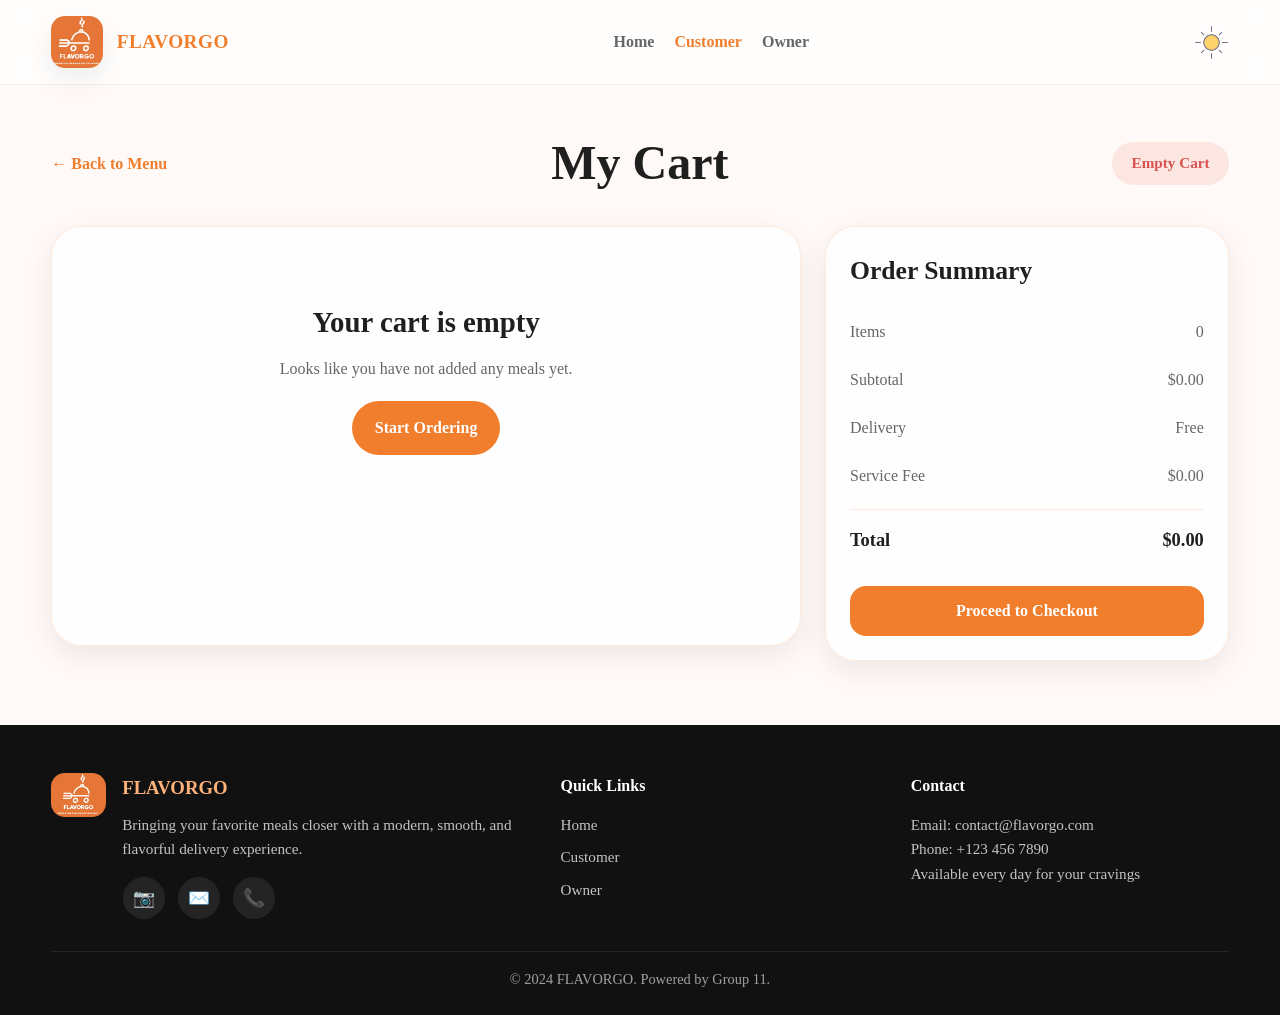
<file: FLAVORGO-main/cart.html>
<!DOCTYPE html>
<html lang="en">
<head>
  <meta charset="UTF-8" />
  <meta name="viewport" content="width=device-width, initial-scale=1.0" />
  <title>FLAVORGO | Cart</title>
  <link rel="stylesheet" href="css/cart.css">
  <link rel="stylesheet" href="css/main.css">
  <link rel="icon" href="img/logo.ico" />


</head>
<body>

  <!-- Navbar -->
  <nav class="navbar">
    <div class="container nav-content">
      <div class="brand">
        <a href="index.html"><img src="img/logo.jpg" alt="FLAVORGO Logo"></a>
        <h2>FLAVORGO</h2>
      </div>

      <div class="nav-links">
        <a href="index.html">Home</a>
        <span class="active">Customer</span>
        <a href="owner.html">Owner</a>
      </div>

      <div class="nav-right">
        <img src="img/sun.png" alt="Toggle Theme" id="theme-toggle" class="theme-toggle">
      </div>
    </div>
  </nav>


  

  <!-- Cart -->
  <section class="cart-section">
  <div class="container">
    <div class="cart-topbar">
      <a href="Restaurant.html" class="back-link">← Back to Menu</a>
      <h1>My Cart</h1>
      <button class="empty-cart-button" id="emptyCartButton">Empty Cart</button>
    </div>

    <div class="cart-layout">
      <div class="cart-panel">
        <div class="cart-content" id="cartContent"></div>
      </div>

      <aside class="summary-panel">
        <h3>Order Summary</h3>

        <div class="summary-line">
          <span>Items</span>
          <span id="itemsCount">0</span>
        </div>

        <div class="summary-line">
          <span>Subtotal</span>
          <span id="subtotalText">$0.00</span>
        </div>

        <div class="summary-line">
          <span>Delivery</span>
          <span>Free</span>
        </div>

        <div class="summary-line">
          <span>Service Fee</span>
          <span>$0.00</span>
        </div>

        <div class="summary-line total">
          <span>Total</span>
          <span id="Ctotal-price">$0.00</span>
        </div>

        <button class="Cbutton" onclick="location.href='evaluation.html'">Proceed to Checkout</button>
      </aside>
    </div>
  </div>
</section>

  <!-- Footer -->
  <footer>
    <div class="container">
      <div class="footer-grid">
        <div>
          <div class="footer-brand">
            <img src="img/logo.jpg" alt="FLAVORGO Logo">
            <div>
              <h3>FLAVORGO</h3>
              <p>
                Bringing your favorite meals closer with a modern, smooth,
                and flavorful delivery experience.
              </p>
            </div>
          </div>

          <div class="socials">
            <a href="https://www.instagram.com/FLAVORGO" target="_blank">📷</a>
            <a href="mailto:contact@flavorgo.com">✉️</a>
            <a href="tel:+1234567890">📞</a>
          </div>
        </div>

        <div class="footer-links">
          <h4>Quick Links</h4>
          <a href="index.html">Home</a>
          <a href="restaurants.html">Customer</a>
          <a href="owner.html">Owner</a>
        </div>

        <div class="footer-contact">
          <h4>Contact</h4>
          <p>Email: contact@flavorgo.com</p>
          <p>Phone: +123 456 7890</p>
          <p>Available every day for your cravings</p>
        </div>
      </div>

      <div class="copyright">
        &copy; 2024 FLAVORGO. Powered by Group 11.
      </div>
    </div>
  </footer>

  <script src="js/cart.js"></script>

</body>
</html>
</file>
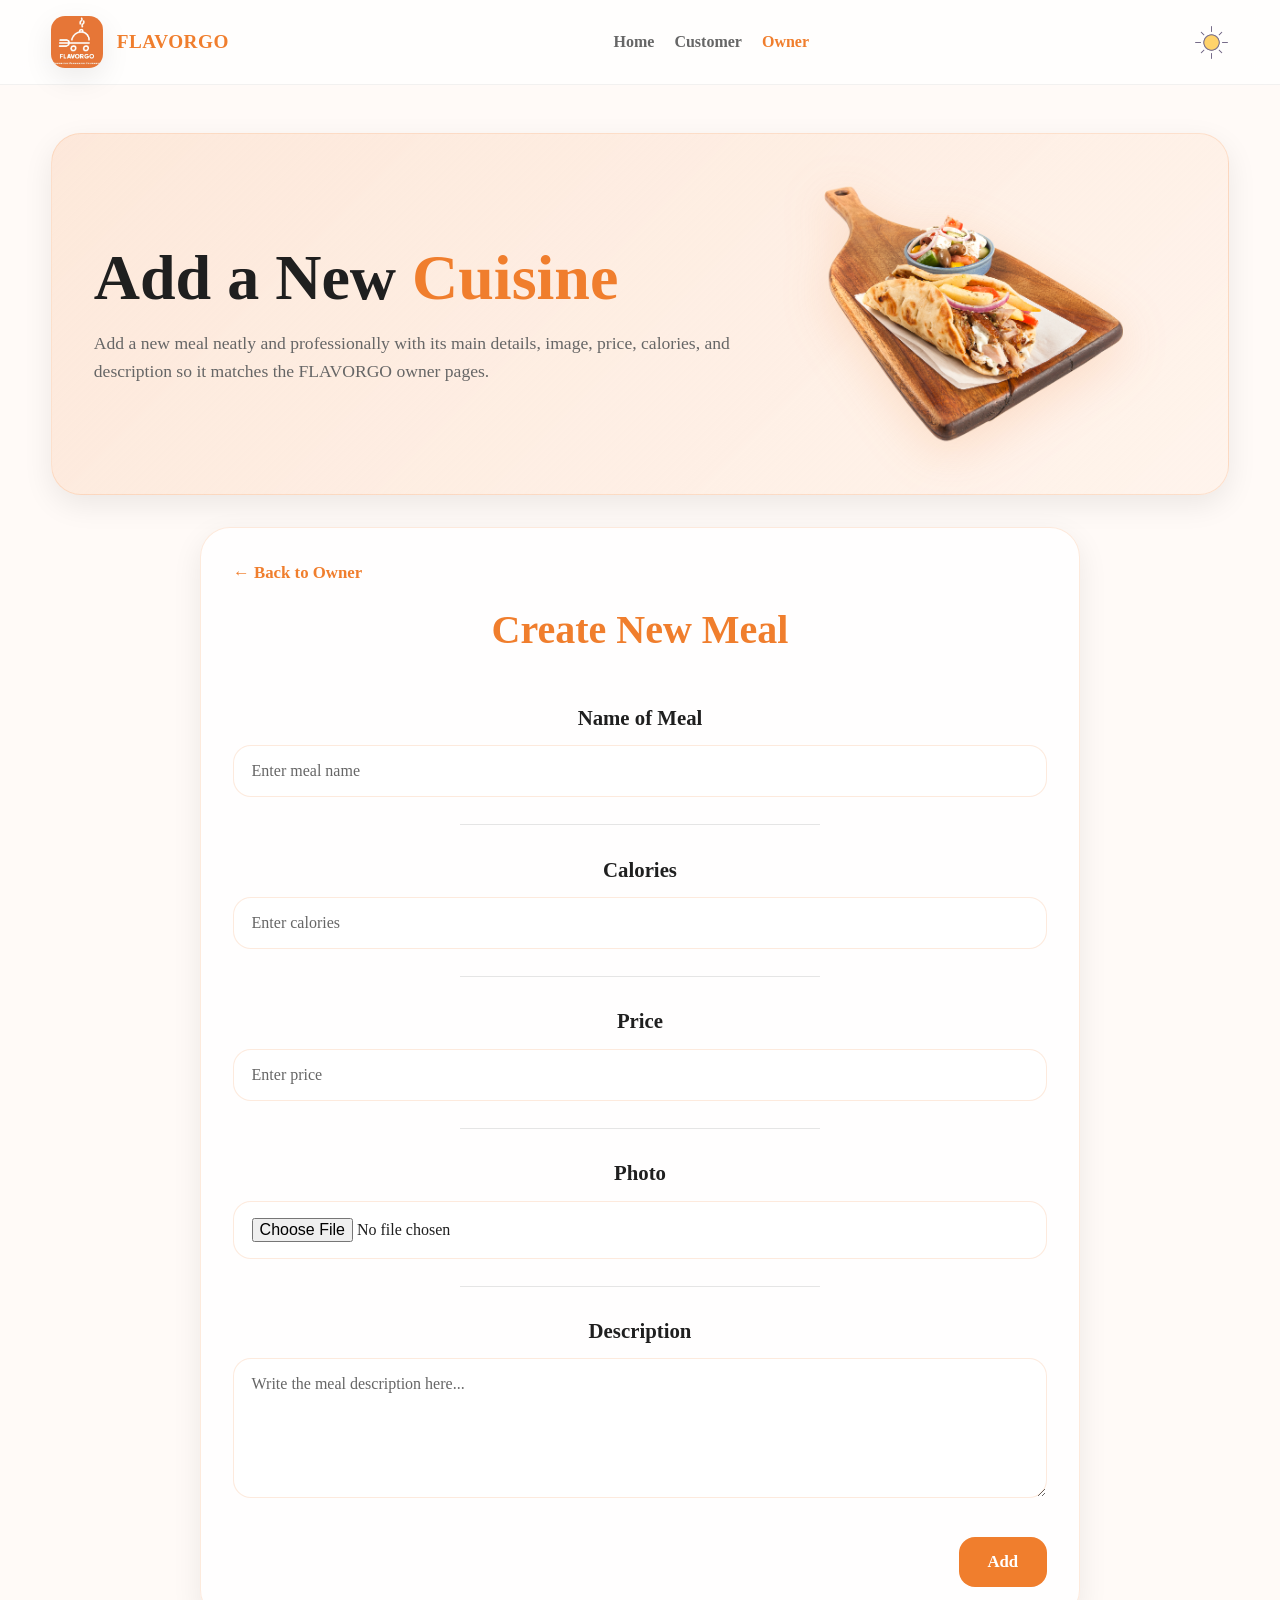
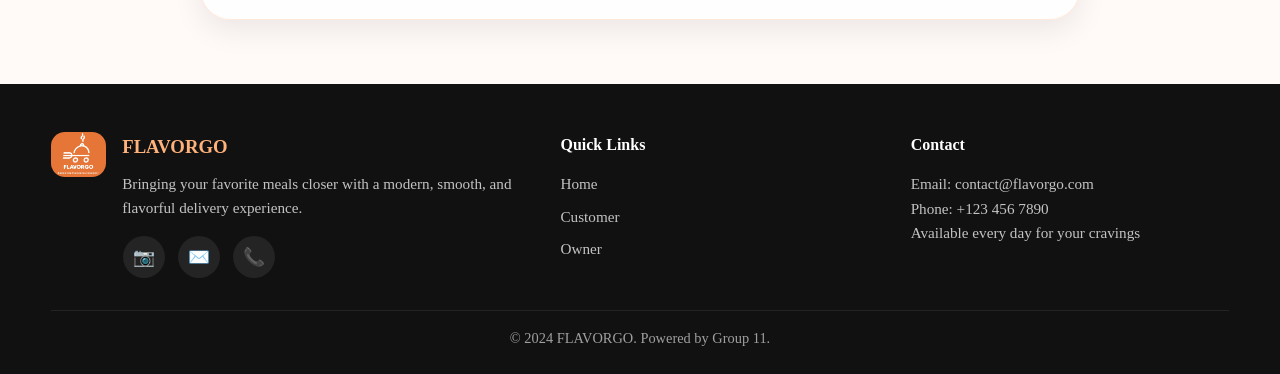
<file: FLAVORGO-main/cuisine.html>
<!DOCTYPE html>
<html lang="en">
<head>
  <meta charset="UTF-8" />
  <meta name="viewport" content="width=device-width, initial-scale=1.0" />
  <title>FLAVORGO | Add a New Cuisine</title>
  <link rel="stylesheet" href="css/cuisine.css">
  <link rel="stylesheet" href="css/main.css">

  <link rel="icon" href="img/logo.ico" />


</head>
<body>
  <script src="js/script.js"></script>

  <!-- Navbar -->
  <nav class="navbar">
    <div class="container nav-content">
      <div class="brand">
        <a href="index.html"><img src="img/logo.jpg" alt="FLAVORGO Logo"></a>
        <h2>FLAVORGO</h2>
      </div>

      <div class="nav-links">
        <a href="index.html">Home</a>
        <a href="restaurants.html">Customer</a>
        <span class="active">Owner</span>
      </div>

      <div class="nav-right">
        <img src="img/sun.png" alt="Toggle Theme" id="theme-toggle" class="theme-toggle">
      </div>
    </div>
  </nav>

  <!-- Add Cuisine Section -->
  <section class="add-cuisine-section">
    <div class="container">

      <div class="hero-box">
        <div class="hero-text">
          <h1>Add a New <span class="highlight">Cuisine</span></h1>
          <p>
            Add a new meal neatly and professionally with its main details, image,
            price, calories, and description so it matches the FLAVORGO owner pages.
          </p>
        </div>

        <div class="hero-image">
          <img src="img/shawarma.png" alt="Cuisine Illustration">
        </div>
      </div>

      <div class="form-card">
        <div class="form-topbar">
          <a href="owner.html" class="back-link">← Back to Owner</a>
          <h2>Create New Meal</h2>
        </div>

        <form id="cform" action="#" method="post" enctype="multipart/form-data">
          <div class="form-grid">

            <div class="field-group">
              <label for="namet">Name of Meal</label>
              <input type="text" id="namet" name="namet" placeholder="Enter meal name">
            </div>

            <div class="divider"></div>

            <div class="field-group">
              <label for="calot">Calories</label>
              <input type="number" id="calot" name="calot" placeholder="Enter calories">
            </div>

            <div class="divider"></div>

            <div class="field-group">
              <label for="pricet">Price</label>
              <input type="text" id="pricet" name="pricet" placeholder="Enter price">
            </div>

            <div class="divider"></div>

            <div class="field-group">
              <label for="photot">Photo</label>
              <input type="file" id="photot" name="photot" accept="image/*">
            </div>

            <div class="divider"></div>

            <div class="field-group">
              <label for="dest">Description</label>
              <textarea id="dest" name="dest" placeholder="Write the meal description here..."></textarea>
            </div>

            <div class="submit-row">
              <button type="submit" class="add-btn">Add</button>
            </div>

          </div>
        </form>
      </div>

    </div>
  </section>

  <!-- Footer -->
  <footer>
    <div class="container">
      <div class="footer-grid">
        <div>
          <div class="footer-brand">
            <img src="img/logo.jpg" alt="FLAVORGO Logo">
            <div>
              <h3>FLAVORGO</h3>
              <p>
                Bringing your favorite meals closer with a modern, smooth,
                and flavorful delivery experience.
              </p>
            </div>
          </div>

          <div class="socials">
            <a href="https://www.instagram.com/FLAVORGO" target="_blank">📷</a>
            <a href="mailto:contact@flavorgo.com">✉️</a>
            <a href="tel:+1234567890">📞</a>
          </div>
        </div>

        <div class="footer-links">
          <h4>Quick Links</h4>
          <a href="index.html">Home</a>
          <a href="restaurants.html">Customer</a>
          <a href="owner.html">Owner</a>
        </div>

        <div class="footer-contact">
          <h4>Contact</h4>
          <p>Email: contact@flavorgo.com</p>
          <p>Phone: +123 456 7890</p>
          <p>Available every day for your cravings</p>
        </div>
      </div>

      <div class="copyright">
        &copy; 2024 FLAVORGO. Powered by Group 11.
      </div>
    </div>
  </footer>

  <script src="js/add_cusine.js"></script>


</body>
</html>
</file>
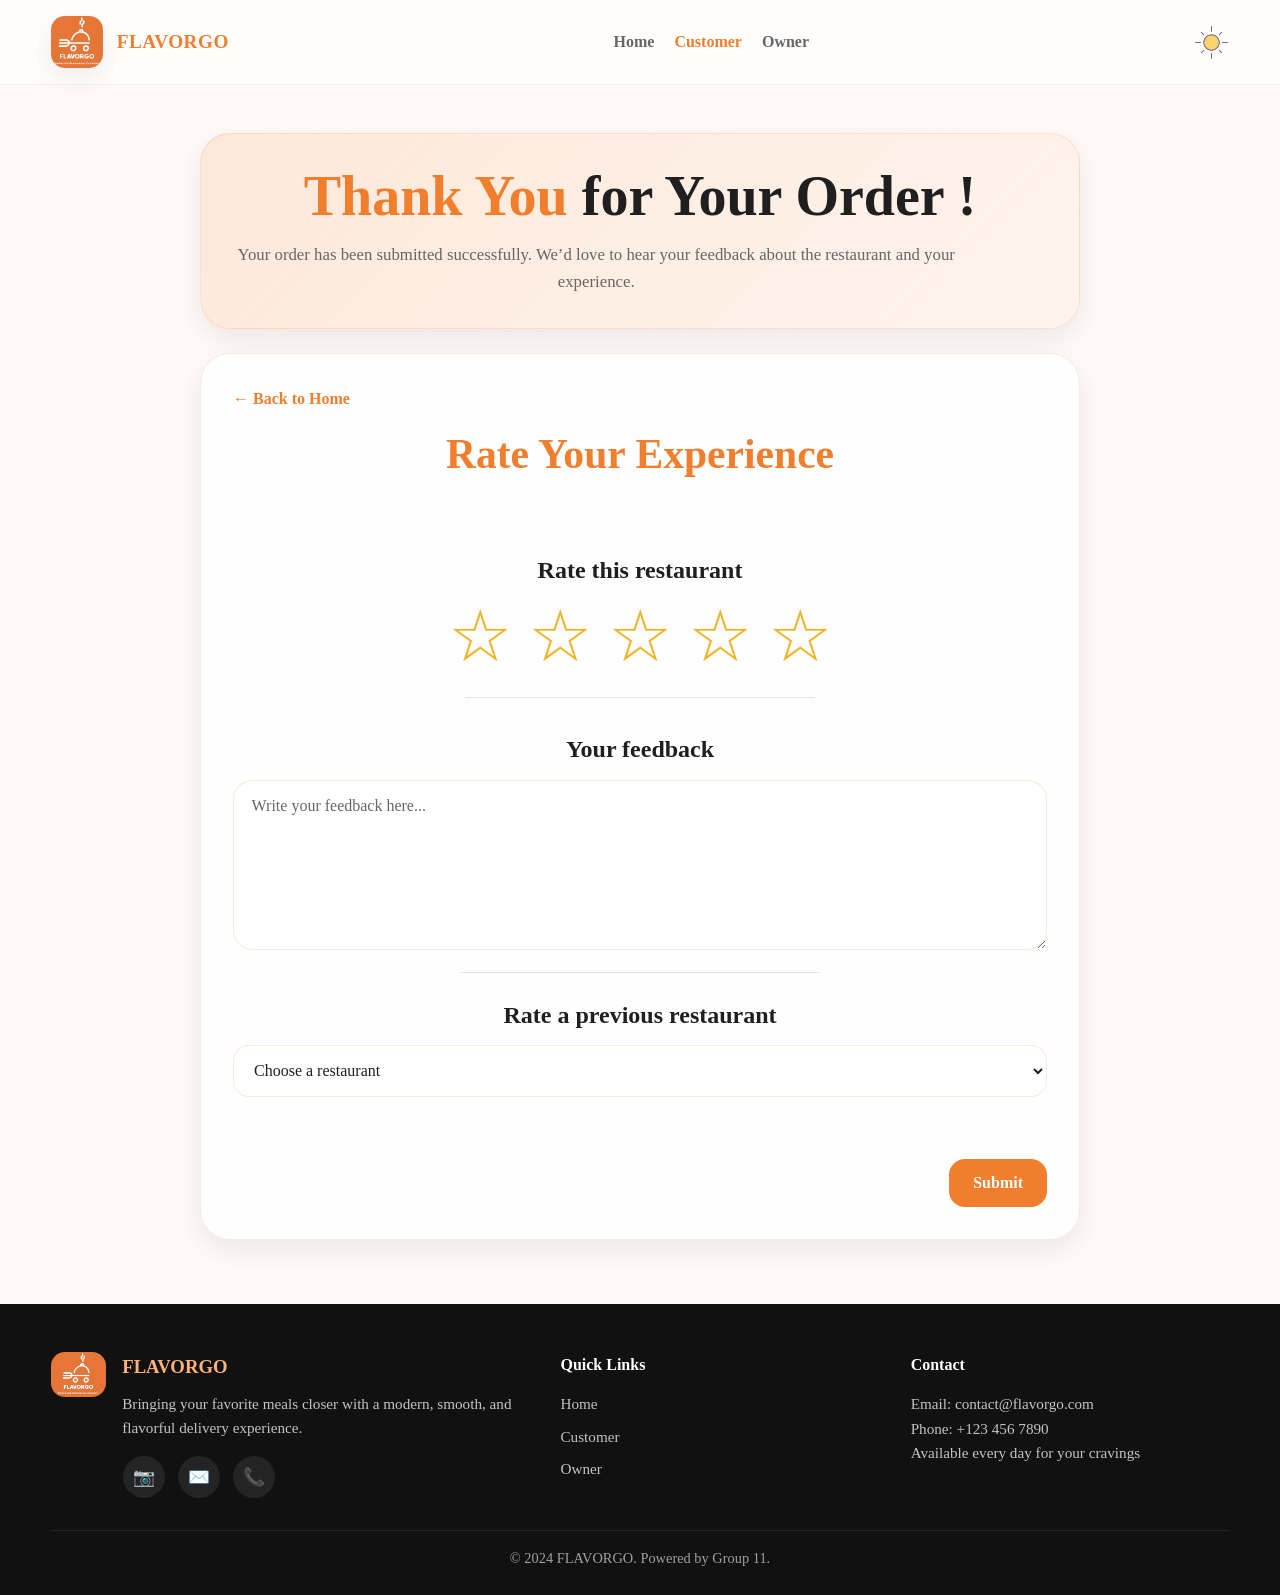
<file: FLAVORGO-main/evaluation.html>
<!DOCTYPE html>
<html lang="en">
<head>
  <meta charset="UTF-8" />
  <meta name="viewport" content="width=device-width, initial-scale=1.0" />
  <title>FLAVORGO | Evaluation</title>
  <link rel="icon" href="img/logo.ico" />
  <link rel="stylesheet" href="css/evaluation.css">
  <link rel="stylesheet" href="css/main.css">
</head>
<body>

  <!-- Navbar -->
  <nav class="navbar">
    <div class="container nav-content">
      <div class="brand">
        <a href="index.html"><img src="img/logo.jpg" alt="FLAVORGO Logo"></a>
        <h2>FLAVORGO</h2>
      </div>

      <div class="nav-links">
        <a href="index.html">Home</a>
        <span class="active">Customer</span>
        <a href="owner.html">Owner</a>
      </div>

      <div class="nav-right">
        <img src="img/sun.png" alt="Toggle Theme" id="theme-toggle" class="theme-toggle">
      </div>
    </div>
  </nav>

  <!-- Evaluation -->
  <section class="evaluation-section">
    <div class="container">
      <div class="evaluation-wrap">

        <div class="thankyou-box">
          <h1><span class="thank-highlight">Thank You</span> for Your Order !</h1>
          <p>
            Your order has been submitted successfully. We’d love to hear your feedback
            about the restaurant and your experience.
          </p>
        </div>

        <div class="evaluation-card">
            <div class="evaluation-topbar">
            <a href="index.html" class="back-link">← Back to Home</a>
            <h2>Rate Your Experience</h2>
            </div>

          <form id="evaluationForm" action="#" method="post">
            <div class="form-grid">
              <div class="field-group">
                <label>Rate this restaurant</label>
                    <div class="stars-row">
                    <button type="button" class="star-btn" data-value="1">☆</button>
                    <button type="button" class="star-btn" data-value="2">☆</button>
                    <button type="button" class="star-btn" data-value="3">☆</button>
                    <button type="button" class="star-btn" data-value="4">☆</button>
                    <button type="button" class="star-btn" data-value="5">☆</button>
                    </div>
                <input type="hidden" id="selectedRating" value="0">
              </div>

              <div class="field-group">
                <label for="textarea">Your feedback</label>
                <textarea id="textarea" name="textarea" placeholder="Write your feedback here..."></textarea>
              </div>
              <div class="divider"></div>

              <div class="field-group">
                <label for="restSelect">Rate a previous restaurant</label>
                <select id="restSelect" name="restaurant">
                  <option selected hidden value="">Choose a restaurant</option>
                  <option value="KFC">KFC</option>
                  <option value="Krispy Kreme">Krispy Kreme</option>
                </select>
              </div>

              <div class="submit-row">
                <button type="submit" class="submit">Submit</button>
              </div>
            </div>
          </form>
        </div>

      </div>
    </div>
  </section>

  <!-- Footer -->
  <footer>
    <div class="container">
      <div class="footer-grid">
        <div>
          <div class="footer-brand">
            <img src="img/logo.jpg" alt="FLAVORGO Logo">
            <div>
              <h3>FLAVORGO</h3>
              <p>
                Bringing your favorite meals closer with a modern, smooth,
                and flavorful delivery experience.
              </p>
            </div>
          </div>

          <div class="socials">
            <a href="https://www.instagram.com/FLAVORGO" target="_blank">📷</a>
            <a href="mailto:contact@flavorgo.com">✉️</a>
            <a href="tel:+1234567890">📞</a>
          </div>
        </div>

        <div class="footer-links">
          <h4>Quick Links</h4>
          <a href="index.html">Home</a>
          <a href="restaurants.html">Customer</a>
          <a href="owner.html">Owner</a>
        </div>

        <div class="footer-contact">
          <h4>Contact</h4>
          <p>Email: contact@flavorgo.com</p>
          <p>Phone: +123 456 7890</p>
          <p>Available every day for your cravings</p>
        </div>
      </div>

      <div class="copyright">
        &copy; 2024 FLAVORGO. Powered by Group 11.
      </div>
    </div>
  </footer>

<script src="js/evaluation.js"></script>
</body>
</html>
</file>
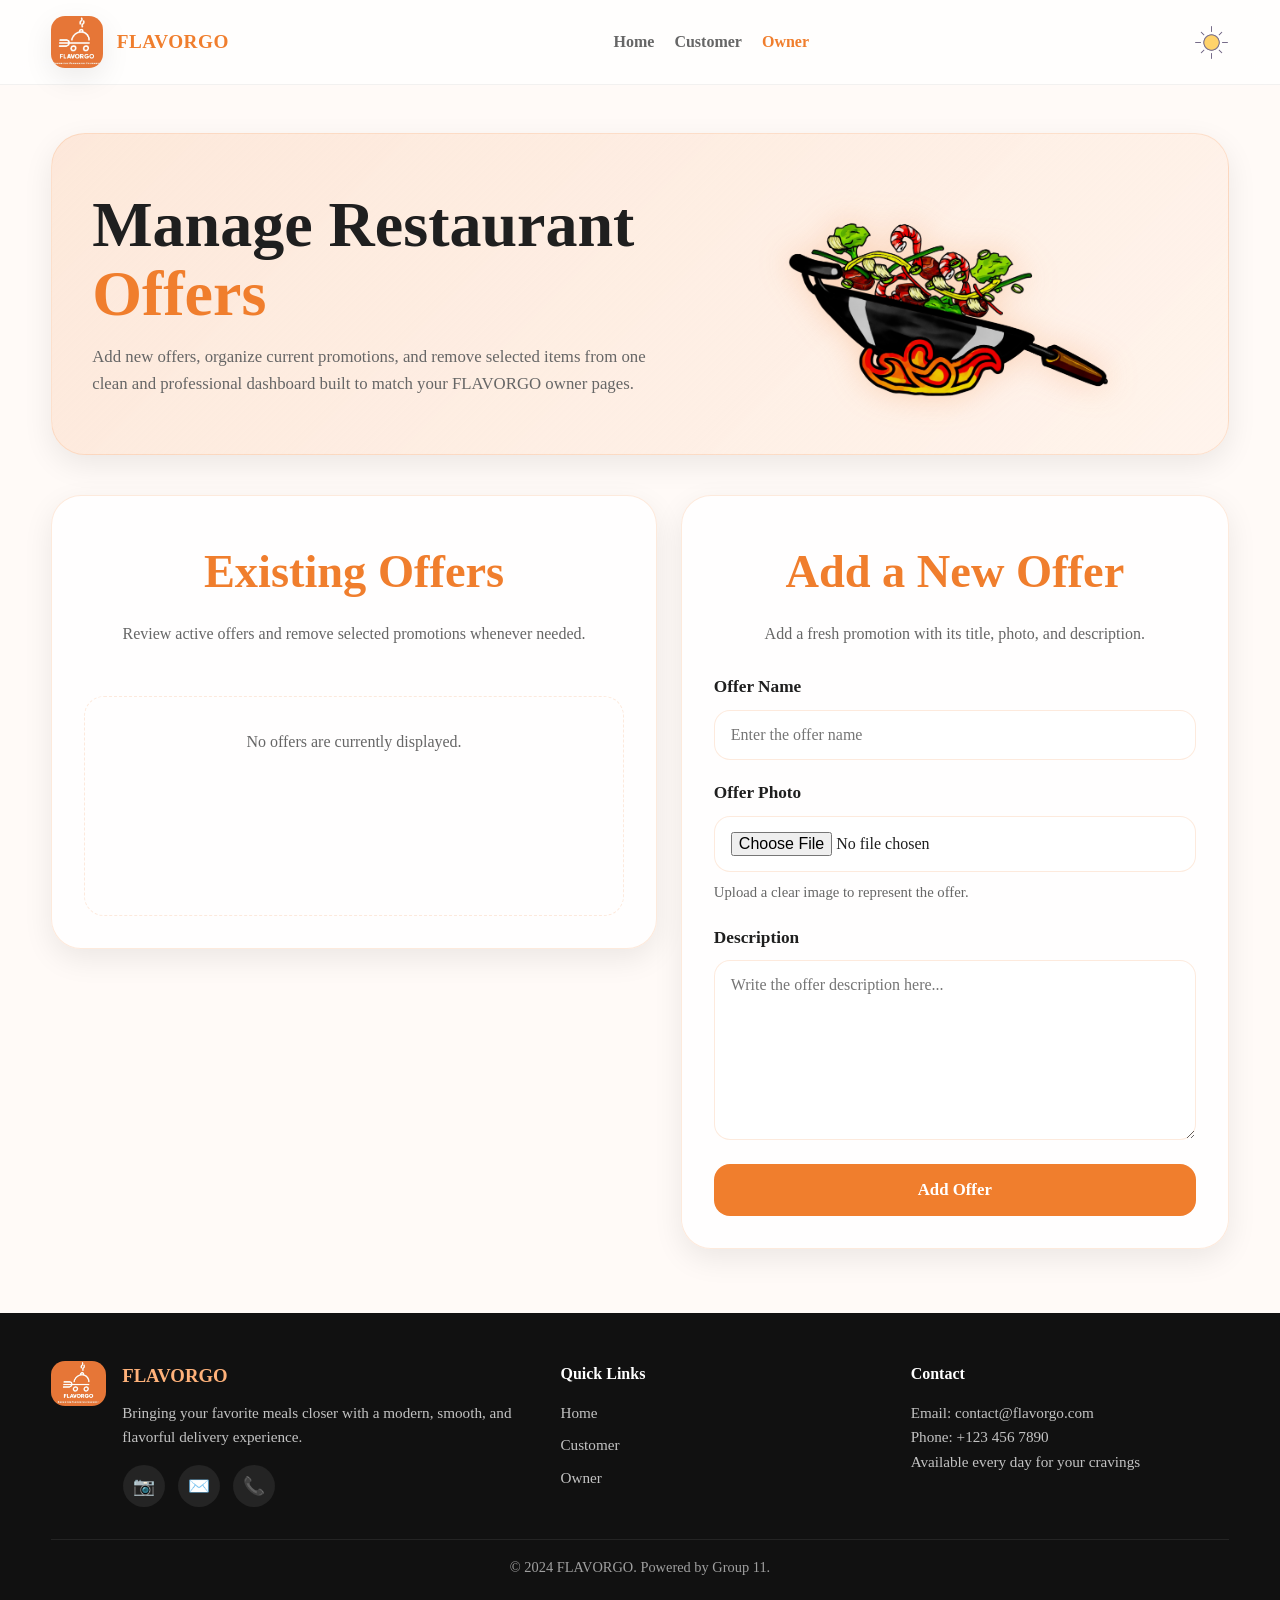
<file: FLAVORGO-main/offers.html>
<!DOCTYPE html>
<html lang="en">
<head>
  <meta charset="UTF-8" />
  <meta name="viewport" content="width=device-width, initial-scale=1.0" />
  <title>FLAVORGO | Offers Management</title>
  <link rel="stylesheet" href="css/offers.css">
  <link rel="stylesheet" href="css/main.css">
  <link rel="icon" href="img/logo.ico" />

</head>
<body>
  <!-- Navbar -->
  <nav class="navbar">
    <div class="container nav-content">
      <div class="brand">
        <a href="index.html"><img src="img/logo.jpg" alt="FLAVORGO Logo"></a>
        <h2>FLAVORGO</h2>
      </div>

      <div class="nav-links">
        <a href="index.html">Home</a>
        <a href="restaurants.html">Customer</a>
        <span class="active">Owner</span>
      </div>

      <div class="nav-right">
        <img src="img/sun.png" alt="Toggle Theme" id="theme-toggle" class="theme-toggle">
      </div>
    </div>
  </nav>

  <!-- Hero -->
  <section class="offers-hero">
    <div class="container">
      <div class="offers-hero-box">
        <div class="offers-hero-text">
          <h1>Manage Restaurant <span class="highlight">Offers</span></h1>
          <p>
            Add new offers, organize current promotions, and remove selected items
            from one clean and professional dashboard built to match your FLAVORGO owner pages.
          </p>
        </div>

        <div class="offers-hero-image">
          <img src="img/Chinese_Restaurant.png" alt="China Five Star Logo">
        </div>
      </div>
    </div>
  </section>

  <!-- Main content -->
  <section class="management-section">
    <div class="container">
      <div class="management-grid">

        <!-- Existing offers -->
        <div class="panel">
          <div class="section-heading">
            <h2>Existing Offers</h2>
            <p>
              Review active offers and remove selected promotions whenever needed.
            </p>
          </div>

          <div class="offers-toolbar">
            <button id="delete-selected-button" class="delete-selected-button">
              Delete Selected Offers
            </button>
          </div>

          <div class="offer-container"></div>
        </div>

        <!-- Add offer form -->
        <div class="panel form-card">
          <div class="section-heading">
            <h2>Add a New Offer</h2>
            <p>
              Add a fresh promotion with its title, photo, and description.
            </p>
          </div>

          <form id="mform" action="#" method="post" class="owner-form">
            <div class="field-group">
              <label for="offer-name">Offer Name</label>
              <input type="text" id="offer-name" name="offer-name" placeholder="Enter the offer name" required>
            </div>

            <div class="field-group">
              <label for="photo">Offer Photo</label>
              <input type="file" id="photo" name="photo" accept="image/*" required>
              <span class="file-note">Upload a clear image to represent the offer.</span>
            </div>

            <div class="field-group">
              <label for="description">Description</label>
              <textarea id="description" name="description" placeholder="Write the offer description here..." required></textarea>
            </div>

            <button type="submit" class="submit-btn">Add Offer</button>
          </form>
        </div>

      </div>
    </div>
  </section>

  <!-- Footer -->
  <footer>
    <div class="container">
      <div class="footer-grid">
        <div>
          <div class="footer-brand">
            <img src="img/logo.jpg" alt="FLAVORGO Logo">
            <div>
              <h3>FLAVORGO</h3>
              <p>
                Bringing your favorite meals closer with a modern, smooth,
                and flavorful delivery experience.
              </p>
            </div>
          </div>

          <div class="socials">
            <a href="https://www.instagram.com/FLAVORGO" target="_blank">📷</a>
            <a href="mailto:contact@flavorgo.com">✉️</a>
            <a href="tel:+1234567890">📞</a>
          </div>
        </div>

        <div class="footer-links">
          <h4>Quick Links</h4>
          <a href="index.html">Home</a>
          <a href="restaurants.html">Customer</a>
          <a href="owner.html">Owner</a>
        </div>

        <div class="footer-contact">
          <h4>Contact</h4>
          <p>Email: contact@flavorgo.com</p>
          <p>Phone: +123 456 7890</p>
          <p>Available every day for your cravings</p>
        </div>
      </div>

      <div class="copyright">
        &copy; 2024 FLAVORGO. Powered by Group 11.
      </div>
    </div>
  </footer>

  <script src="js/script.js"></script>
  <script src="js/offers.js"></script>

</body>
</html>
</file>
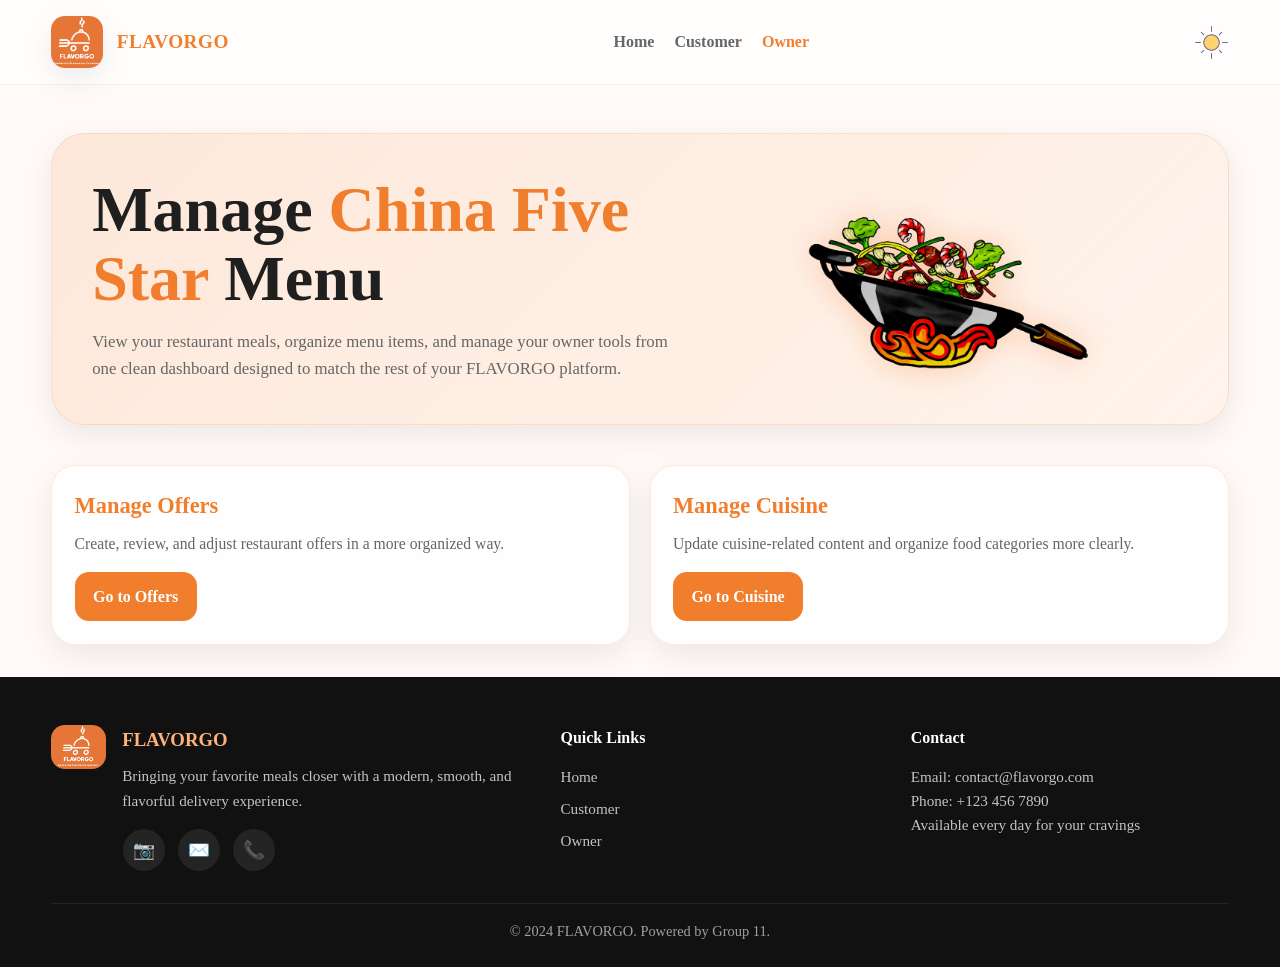
<file: FLAVORGO-main/owner.html>
<!DOCTYPE html>
<html lang="en">
<head>
  <meta charset="UTF-8" />
  <meta name="viewport" content="width=device-width, initial-scale=1.0" />
  <title>FLAVORGO | Owner Dashboard</title>
  <link rel="stylesheet" href="css/owner.css">
  <link rel="stylesheet" href="css/main.css">
  <link rel="icon" href="img/logo.ico" />

</head>
<body>

  <!-- Navbar -->
  <nav class="navbar">
    <div class="container nav-content">
      <div class="brand">
        <a href="index.html"><img src="img/logo.jpg" alt="FLAVORGO Logo"></a>
        <h2>FLAVORGO</h2>
      </div>

      <div class="nav-links">
        <a href="index.html">Home</a>
        <a href="restaurants.html">Customer</a>
        <span class="active">Owner</span>
      </div>

      <div class="nav-right">
        <img src="img/sun.png" alt="Toggle Theme" id="theme-toggle" class="theme-toggle">
      </div>
    </div>
  </nav>

  <!-- Hero -->
  <section class="owner-hero">
    <div class="container">
      <div class="owner-hero-box">
        <div class="owner-hero-text">
          <h1>Manage <span class="highlight">China Five Star</span> Menu</h1>
          <p>
            View your restaurant meals, organize menu items, and manage your owner tools
            from one clean dashboard designed to match the rest of your FLAVORGO platform.
          </p>
        </div>

        <div class="owner-hero-image">
          <img src="img/Chinese_Restaurant.png" alt="China Five Star">
        </div>
      </div>
    </div>
  </section>

  <!-- Quick actions -->
  <section class="quick-actions">
    <div class="container quick-actions-grid">
      <div class="action-card">
        <h3>Manage Offers</h3>
        <p>Create, review, and adjust restaurant offers in a more organized way.</p>
        <a href="offers.html" class="action-btn">Go to Offers</a>
      </div>

      <div class="action-card">
        <h3>Manage Cuisine</h3>
        <p>Update cuisine-related content and organize food categories more clearly.</p>
        <a href="cuisine.html" class="action-btn">Go to Cuisine</a>
      </div>
    </div>
  </section>


  <!-- Footer -->
  <footer>
    <div class="container">
      <div class="footer-grid">
        <div>
          <div class="footer-brand">
            <img src="img/logo.jpg" alt="FLAVORGO Logo">
            <div>
              <h3>FLAVORGO</h3>
              <p>
                Bringing your favorite meals closer with a modern, smooth,
                and flavorful delivery experience.
              </p>
            </div>
          </div>

          <div class="socials">
            <a href="https://www.instagram.com/FLAVORGO" target="_blank">📷</a>
            <a href="mailto:contact@flavorgo.com">✉️</a>
            <a href="tel:+1234567890">📞</a>
          </div>
        </div>

        <div class="footer-links">
          <h4>Quick Links</h4>
          <a href="index.html">Home</a>
          <a href="restaurants.html">Customer</a>
          <a href="owner.html">Owner</a>
        </div>

        <div class="footer-contact">
          <h4>Contact</h4>
          <p>Email: contact@flavorgo.com</p>
          <p>Phone: +123 456 7890</p>
          <p>Available every day for your cravings</p>
        </div>
      </div>

      <div class="copyright">
        &copy; 2024 FLAVORGO. Powered by Group 11.
      </div>
    </div>
  </footer>

<script src="js/OwnerDash.js"></script>
</body>
</html>
</file>
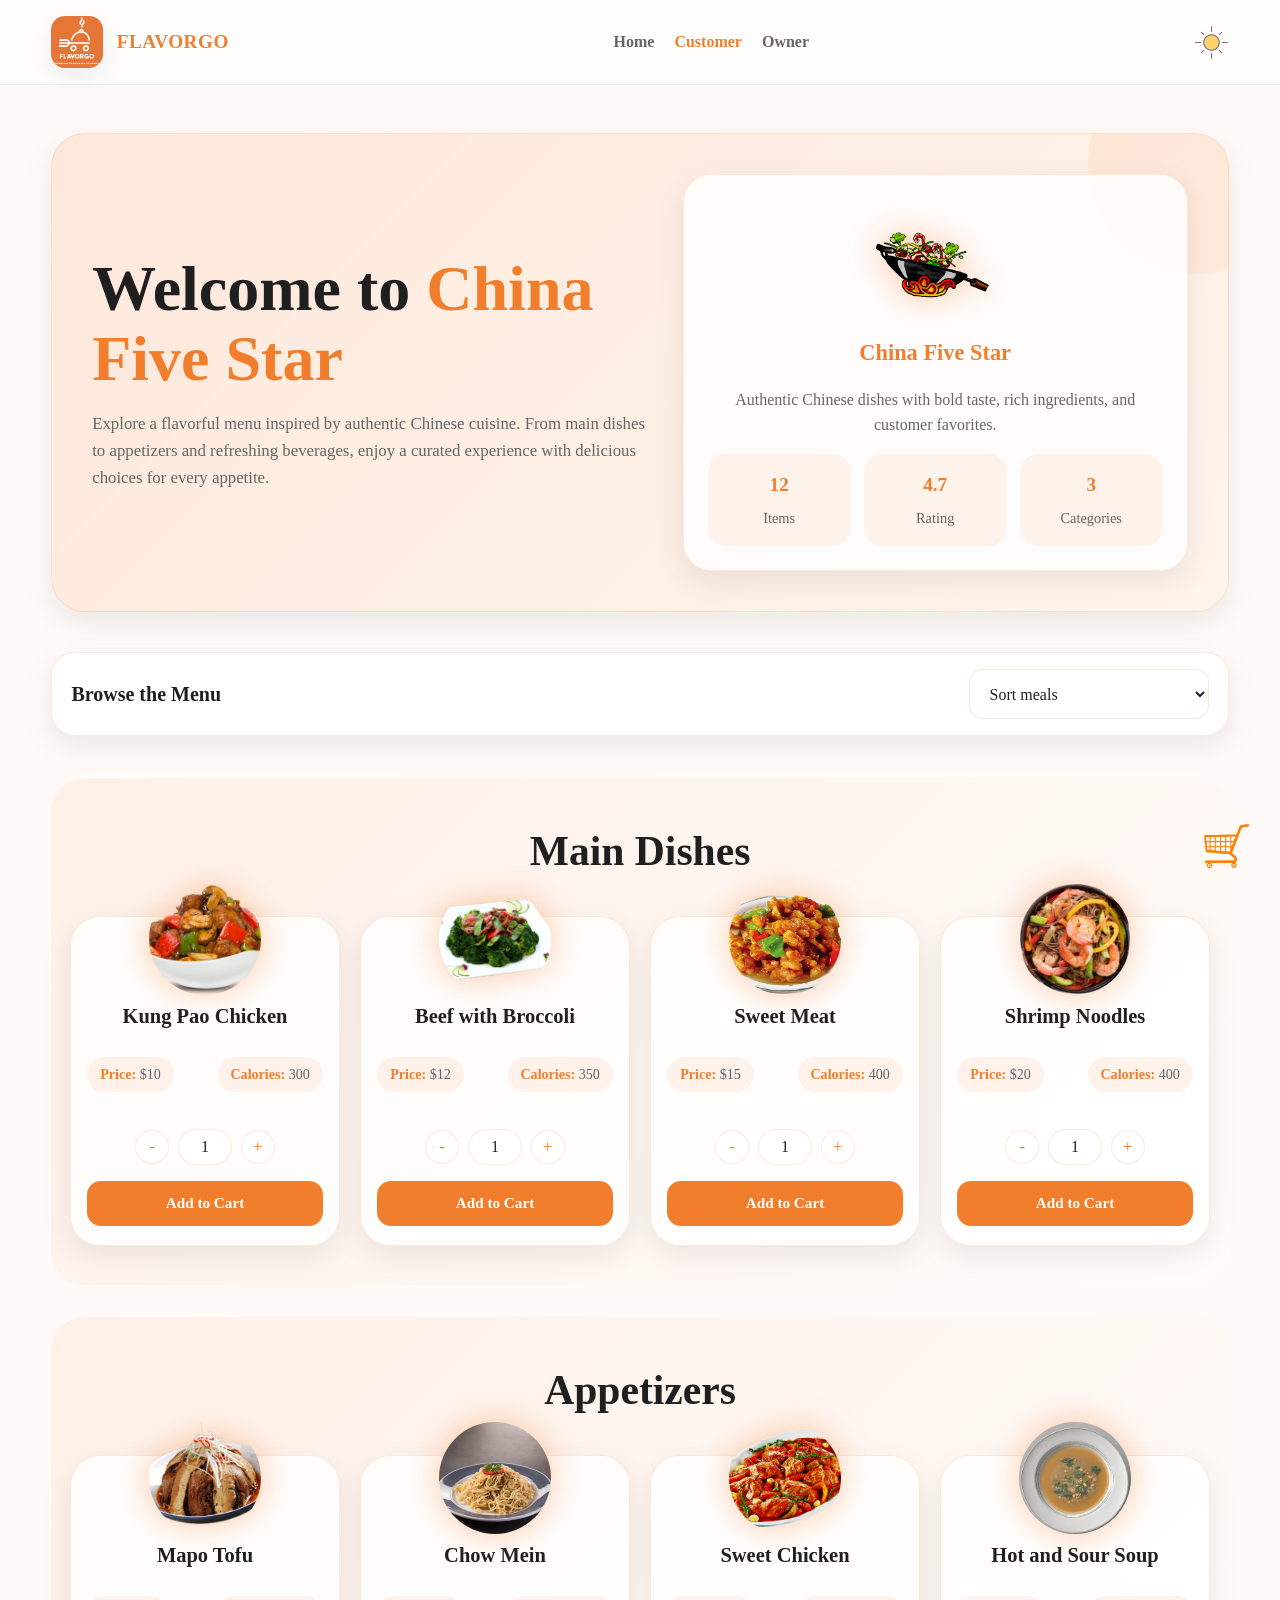
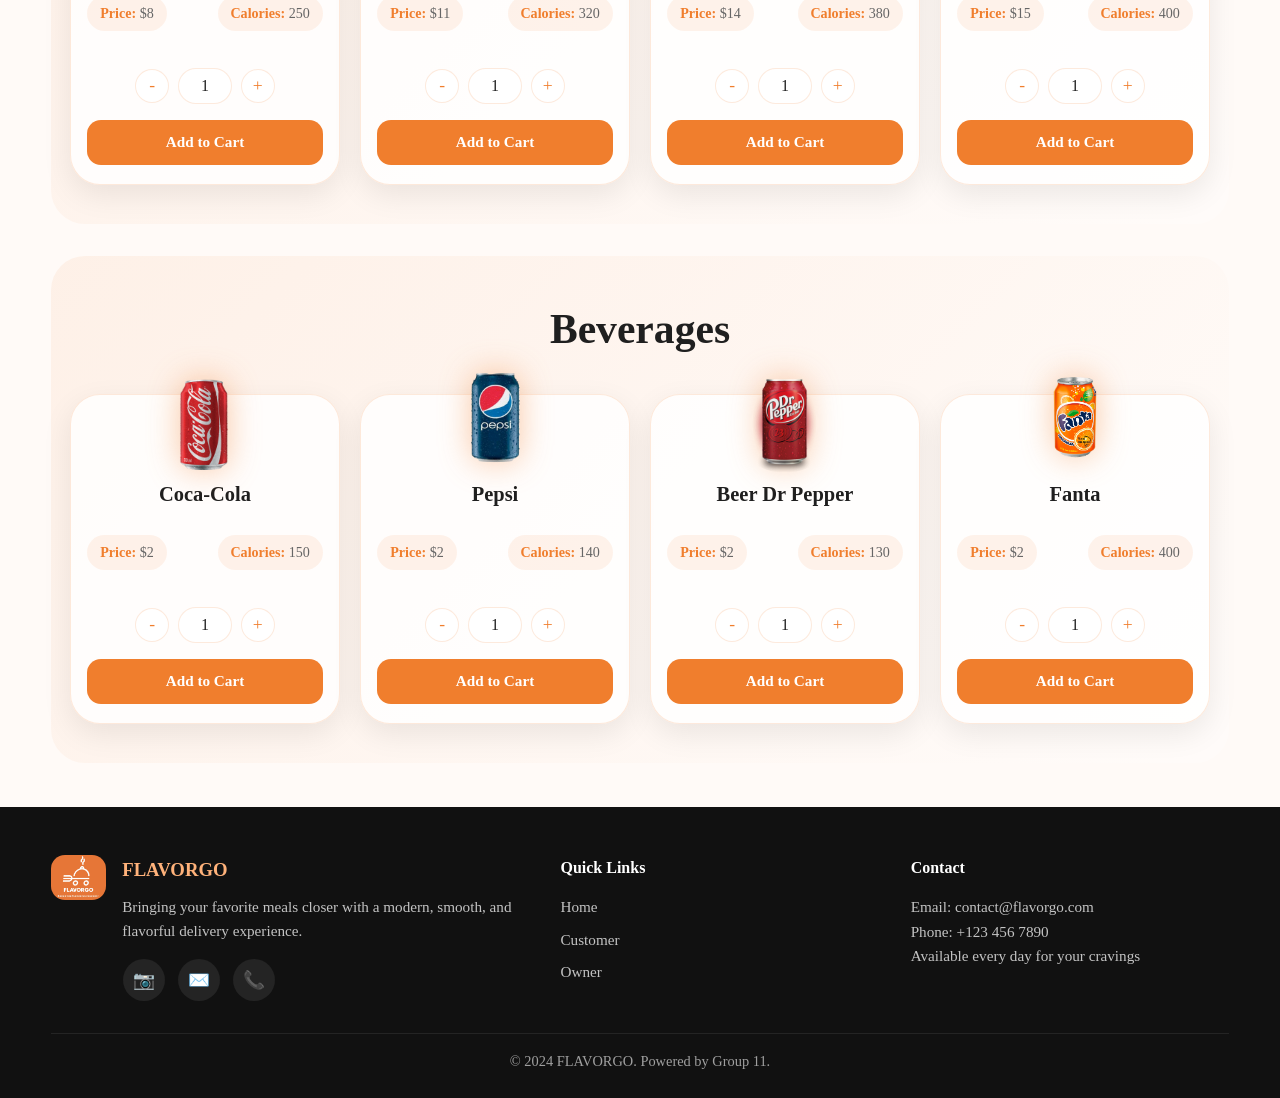
<file: FLAVORGO-main/Restaurant.html>
<!DOCTYPE html>
<html lang="en">
<head>
  <meta charset="UTF-8" />
  <meta name="viewport" content="width=device-width, initial-scale=1.0" />
  <title>FLAVORGO | China Five Star</title>
  <link rel="stylesheet" href="css/Restaurant.css">
  <link rel="stylesheet" href="css/main.css">
  <link rel="icon" href="img/logo.ico" />


</head>
<body>

  <!-- Navbar -->
  <nav class="navbar">
    <div class="container nav-content">
      <div class="brand">
        <a href="index.html"><img src="img/logo.jpg" alt="FLAVORGO Logo"></a>
        <h2>FLAVORGO</h2>
      </div>

      <div class="nav-links">
        <a href="index.html">Home</a>
        <span class="active">Customer</span>
        <a href="owner.html">Owner</a>
      </div>

      <div class="nav-right">
        <img src="img/sun.png" alt="Toggle Theme" id="theme-toggle" class="theme-toggle">
      </div>
    </div>
  </nav>

  <!-- Hero -->
  <section class="restaurant-hero">
    <div class="container">
      <div class="hero-box">
        <div>

          <h1>Welcome to <span>China Five Star</span></h1>
          <p>
            Explore a flavorful menu inspired by authentic Chinese cuisine. From main dishes to
            appetizers and refreshing beverages, enjoy a curated experience with delicious choices
            for every appetite.
          </p>
        </div>

        <div class="hero-side-card">
          <img src="img/Chinese_Restaurant.png" alt="China Five Star Logo" class="restaurant-logo-hero">
          <h3>China Five Star</h3>
          <p>Authentic Chinese dishes with bold taste, rich ingredients, and customer favorites.</p>

          <div class="hero-mini-stats">
            <div class="hero-mini-stat">
              <h4>12</h4>
              <span>Items</span>
            </div>
            <div class="hero-mini-stat">
              <h4>4.7</h4>
              <span>Rating</span>
            </div>
            <div class="hero-mini-stat">
              <h4>3</h4>
              <span>Categories</span>
            </div>
          </div>
        </div>
      </div>
    </div>
  </section>

  <!-- Controls -->
  <section class="menu-controls">
    <div class="container">
      <div class="controls-box">
        <h3>Browse the Menu</h3>

        <div class="select-container">
          <div class="styled-select">
            <select id="sortSelect">
              <option selected hidden>Sort meals</option>
              <option value="nameAsc">Sort by Name A-Z</option>
              <option value="nameDesc">Sort by Name Z-A</option>
              <option value="price">Sort by Price</option>
            </select>
          </div>
        </div>
      </div>
    </div>
  </section>

  <!-- Meals -->
  <section class="category-section">
    <div class="container">

      <div class="category-block">
        <div class="category-header">
          <h2>Main Dishes</h2>
        </div>

        <div class="meal-grid">
          <div class="meal-card" data-name="Kung Pao Chicken" data-price="10">
            <div class="meal-image-wrap">
              <img src="img/Kung_Pao_Chicken.png" alt="Kung Pao Chicken">
            </div>
            <h3 class="meal-title">Kung Pao Chicken</h3>
            <div class="meal-meta">
              <span class="meta-pill"><strong>Price:</strong> $10</span>
              <span class="meta-pill"><strong>Calories:</strong> 300</span>
            </div>
            <div class="quantity-adjustment">
              <button class="quantity-btn minus">-</button>
              <input type="text" class="quantity-input" value="1" readonly>
              <button class="quantity-btn plus">+</button>
            </div>
            <button class="add-to-cart-button">Add to Cart</button>
          </div>

          <div class="meal-card" data-name="Beef with Broccoli" data-price="12">
            <div class="meal-image-wrap">
              <img src="img/Beef_with_Broccoli.png" alt="Beef with Broccoli">
            </div>
            <h3 class="meal-title">Beef with Broccoli</h3>
            <div class="meal-meta">
              <span class="meta-pill"><strong>Price:</strong> $12</span>
              <span class="meta-pill"><strong>Calories:</strong> 350</span>
            </div>
            <div class="quantity-adjustment">
              <button class="quantity-btn minus">-</button>
              <input type="text" class="quantity-input" value="1" readonly>
              <button class="quantity-btn plus">+</button>
            </div>
            <button class="add-to-cart-button">Add to Cart</button>
          </div>

          <div class="meal-card" data-name="Sweet Meat" data-price="15">
            <div class="meal-image-wrap">
              <img src="img/Sweet_and_Sour_Pork.png" alt="Sweet Meat">
            </div>
            <h3 class="meal-title">Sweet Meat</h3>
            <div class="meal-meta">
              <span class="meta-pill"><strong>Price:</strong> $15</span>
              <span class="meta-pill"><strong>Calories:</strong> 400</span>
            </div>
            <div class="quantity-adjustment">
              <button class="quantity-btn minus">-</button>
              <input type="text" class="quantity-input" value="1" readonly>
              <button class="quantity-btn plus">+</button>
            </div>
            <button class="add-to-cart-button">Add to Cart</button>
          </div>

          <div class="meal-card" data-name="Shrimp Noodles" data-price="20">
            <div class="meal-image-wrap">
              <img src="img/Shrimp.png" alt="Shrimp Noodles">
            </div>
            <h3 class="meal-title">Shrimp Noodles</h3>
            <div class="meal-meta">
              <span class="meta-pill"><strong>Price:</strong> $20</span>
              <span class="meta-pill"><strong>Calories:</strong> 400</span>
            </div>
            <div class="quantity-adjustment">
              <button class="quantity-btn minus">-</button>
              <input type="text" class="quantity-input" value="1" readonly>
              <button class="quantity-btn plus">+</button>
            </div>
            <button class="add-to-cart-button">Add to Cart</button>
          </div>
        </div>
      </div>

      <div class="category-block">
        <div class="category-header">

          <h2>Appetizers</h2>
        </div>

        <div class="meal-grid">
          <div class="meal-card" data-name="Mapo Tofu" data-price="8">
            <div class="meal-image-wrap">
              <img src="img/Mapo_Tofu.png" alt="Mapo Tofu">
            </div>
            <h3 class="meal-title">Mapo Tofu</h3>
            <div class="meal-meta">
              <span class="meta-pill"><strong>Price:</strong> $8</span>
              <span class="meta-pill"><strong>Calories:</strong> 250</span>
            </div>
            <div class="quantity-adjustment">
              <button class="quantity-btn minus">-</button>
              <input type="text" class="quantity-input" value="1" readonly>
              <button class="quantity-btn plus">+</button>
            </div>
            <button class="add-to-cart-button">Add to Cart</button>
          </div>

          <div class="meal-card" data-name="Chow Mein" data-price="11">
            <div class="meal-image-wrap">
              <img src="img/Chow_Mein.png" alt="Chow Mein">
            </div>
            <h3 class="meal-title">Chow Mein</h3>
            <div class="meal-meta">
              <span class="meta-pill"><strong>Price:</strong> $11</span>
              <span class="meta-pill"><strong>Calories:</strong> 320</span>
            </div>
            <div class="quantity-adjustment">
              <button class="quantity-btn minus">-</button>
              <input type="text" class="quantity-input" value="1" readonly>
              <button class="quantity-btn plus">+</button>
            </div>
            <button class="add-to-cart-button">Add to Cart</button>
          </div>

          <div class="meal-card" data-name="Sweet Chicken" data-price="14">
            <div class="meal-image-wrap">
              <img src="img/Sweet_and_Sour_Chicken.png" alt="Sweet Chicken">
            </div>
            <h3 class="meal-title">Sweet Chicken</h3>
            <div class="meal-meta">
              <span class="meta-pill"><strong>Price:</strong> $14</span>
              <span class="meta-pill"><strong>Calories:</strong> 380</span>
            </div>
            <div class="quantity-adjustment">
              <button class="quantity-btn minus">-</button>
              <input type="text" class="quantity-input" value="1" readonly>
              <button class="quantity-btn plus">+</button>
            </div>
            <button class="add-to-cart-button">Add to Cart</button>
          </div>

          <div class="meal-card" data-name="Hot and Sour Soup" data-price="15">
            <div class="meal-image-wrap">
              <img src="img/Soup.png" alt="Hot and Sour Soup">
            </div>
            <h3 class="meal-title">Hot and Sour Soup</h3>
            <div class="meal-meta">
              <span class="meta-pill"><strong>Price:</strong> $15</span>
              <span class="meta-pill"><strong>Calories:</strong> 400</span>
            </div>
            <div class="quantity-adjustment">
              <button class="quantity-btn minus">-</button>
              <input type="text" class="quantity-input" value="1" readonly>
              <button class="quantity-btn plus">+</button>
            </div>
            <button class="add-to-cart-button">Add to Cart</button>
          </div>
        </div>
      </div>

      <div class="category-block">
        <div class="category-header">

          <h2>Beverages</h2>
        </div>

        <div class="meal-grid">
          <div class="meal-card" data-name="Coca-Cola" data-price="2">
            <div class="meal-image-wrap">
              <img src="img/Coca-Cola.png" alt="Coca-Cola">
            </div>
            <h3 class="meal-title">Coca-Cola</h3>
            <div class="meal-meta">
              <span class="meta-pill"><strong>Price:</strong> $2</span>
              <span class="meta-pill"><strong>Calories:</strong> 150</span>
            </div>
            <div class="quantity-adjustment">
              <button class="quantity-btn minus">-</button>
              <input type="text" class="quantity-input" value="1" readonly>
              <button class="quantity-btn plus">+</button>
            </div>
            <button class="add-to-cart-button">Add to Cart</button>
          </div>

          <div class="meal-card" data-name="Pepsi" data-price="2">
            <div class="meal-image-wrap">
              <img src="img/pepsi.png" alt="Pepsi">
            </div>
            <h3 class="meal-title">Pepsi</h3>
            <div class="meal-meta">
              <span class="meta-pill"><strong>Price:</strong> $2</span>
              <span class="meta-pill"><strong>Calories:</strong> 140</span>
            </div>
            <div class="quantity-adjustment">
              <button class="quantity-btn minus">-</button>
              <input type="text" class="quantity-input" value="1" readonly>
              <button class="quantity-btn plus">+</button>
            </div>
            <button class="add-to-cart-button">Add to Cart</button>
          </div>

          <div class="meal-card" data-name="Beer Dr Pepper" data-price="2">
            <div class="meal-image-wrap">
              <img src="img/Beer_Dr_Pepper.png" alt="Beer Dr Pepper">
            </div>
            <h3 class="meal-title">Beer Dr Pepper</h3>
            <div class="meal-meta">
              <span class="meta-pill"><strong>Price:</strong> $2</span>
              <span class="meta-pill"><strong>Calories:</strong> 130</span>
            </div>
            <div class="quantity-adjustment">
              <button class="quantity-btn minus">-</button>
              <input type="text" class="quantity-input" value="1" readonly>
              <button class="quantity-btn plus">+</button>
            </div>
            <button class="add-to-cart-button">Add to Cart</button>
          </div>

          <div class="meal-card" data-name="Fanta" data-price="2">
            <div class="meal-image-wrap">
              <img src="img/fanta.png" alt="Fanta">
            </div>
            <h3 class="meal-title">Fanta</h3>
            <div class="meal-meta">
              <span class="meta-pill"><strong>Price:</strong> $2</span>
              <span class="meta-pill"><strong>Calories:</strong> 400</span>
            </div>
            <div class="quantity-adjustment">
              <button class="quantity-btn minus">-</button>
              <input type="text" class="quantity-input" value="1" readonly>
              <button class="quantity-btn plus">+</button>
            </div>
            <button class="add-to-cart-button">Add to Cart</button>
          </div>
        </div>
      </div>

    </div>
  </section>

  <!-- Floating Cart -->
  <div id="cart">
    <a href="cart.html" title="Open Cart">
      <img src="img/cart.png" alt="Cart">
    </a>
  </div>

  <!-- Footer -->
  <footer>
    <div class="container">
      <div class="footer-grid">
        <div>
          <div class="footer-brand">
            <img src="img/logo.jpg" alt="FLAVORGO Logo">
            <div>
              <h3>FLAVORGO</h3>
              <p>
                Bringing your favorite meals closer with a modern, smooth,
                and flavorful delivery experience.
              </p>
            </div>
          </div>

          <div class="socials">
            <a href="https://www.instagram.com/FLAVORGO" target="_blank">📷</a>
            <a href="mailto:contact@flavorgo.com">✉️</a>
            <a href="tel:+1234567890">📞</a>
          </div>
        </div>

        <div class="footer-links">
          <h4>Quick Links</h4>
          <a href="index.html">Home</a>
          <a href="restaurants.html">Customer</a>
          <a href="owner.html">Owner</a>
        </div>

        <div class="footer-contact">
          <h4>Contact</h4>
          <p>Email: contact@flavorgo.com</p>
          <p>Phone: +123 456 7890</p>
          <p>Available every day for your cravings</p>
        </div>
      </div>

      <div class="copyright">
        &copy; 2024 FLAVORGO. Powered by Group 11.
      </div>
    </div>
  </footer>



  <script src="js/Restaurant.js"></script>
</body>
</html>
</file>
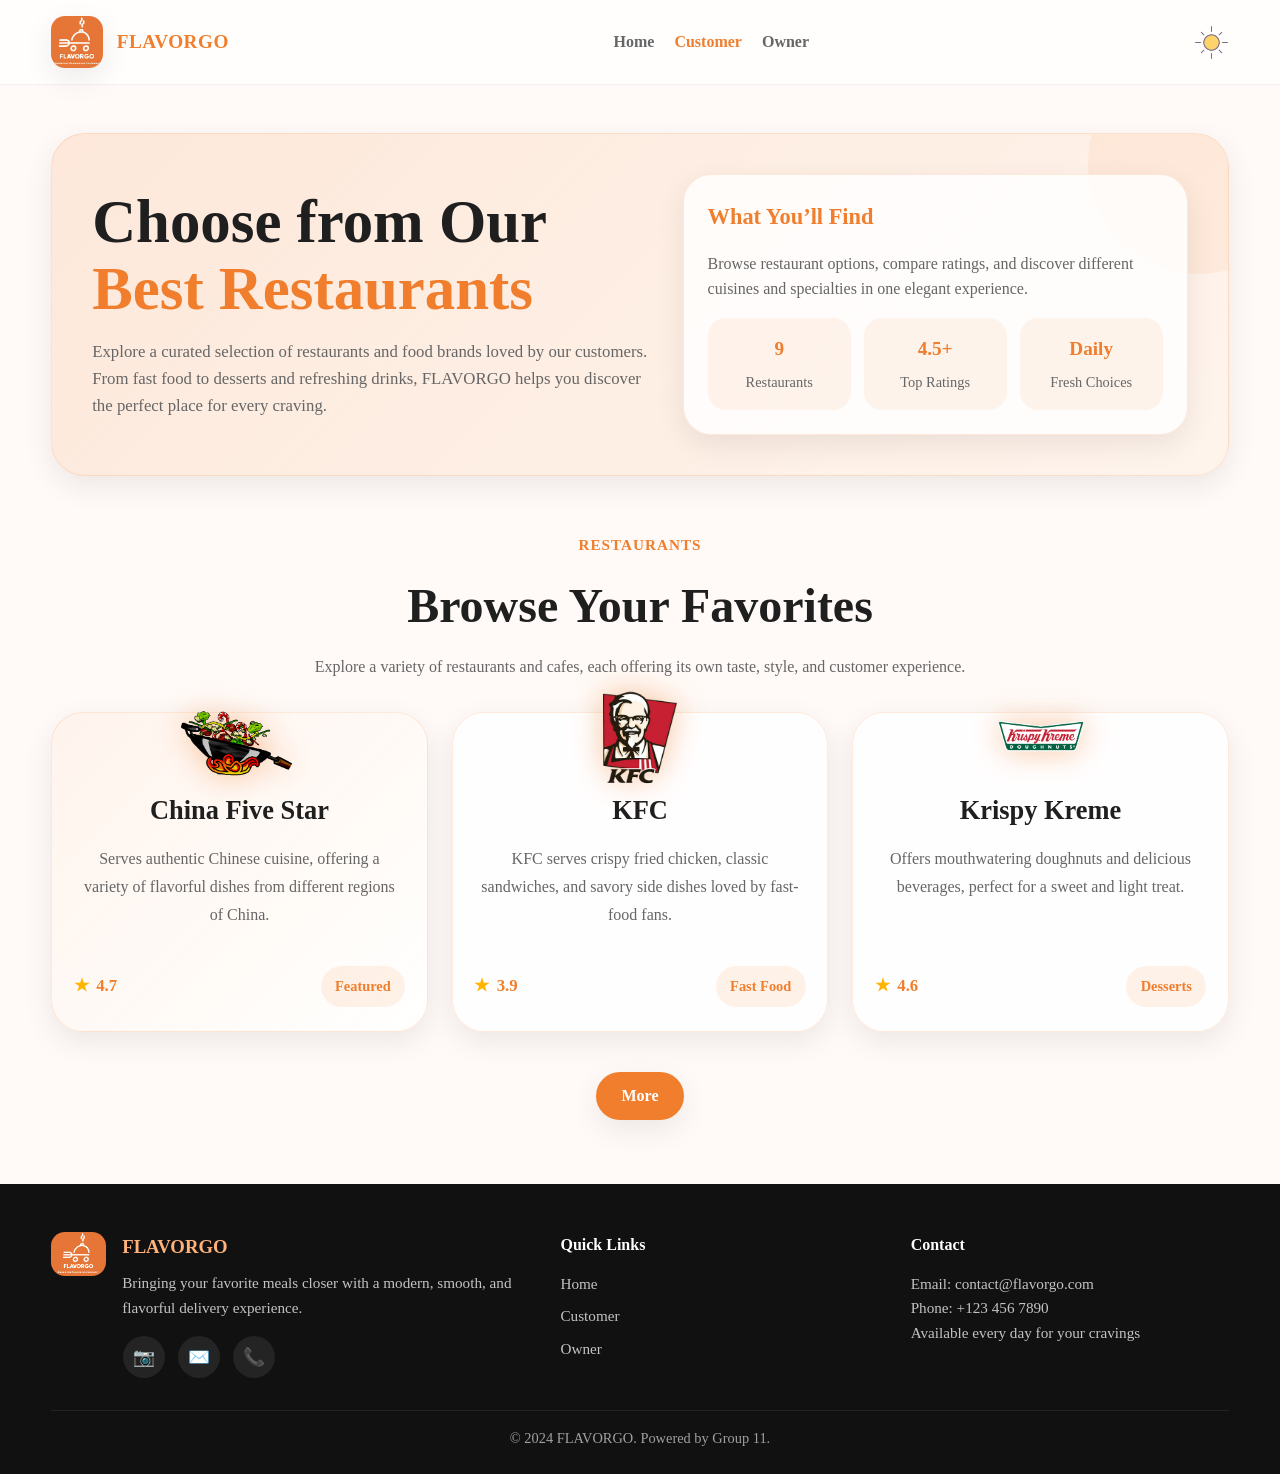
<file: FLAVORGO-main/restaurants.html>
<!DOCTYPE html>
<html lang="en">
<head>
  <meta charset="UTF-8" />
  <meta name="viewport" content="width=device-width, initial-scale=1.0" />
  <title>FLAVORGO | Restaurants</title>
  <link rel="stylesheet" href="css/restaurants.css">
  <link rel="stylesheet" href="css/main.css">
  <link rel="icon" href="img/logo.ico" />

</head>
<body>

  <!-- Navbar -->
  <nav class="navbar">
    <div class="container nav-content">
      <div class="brand">
        <a href="index.html"><img src="img/logo.jpg" alt="FLAVORGO Logo"></a>
        <h2>FLAVORGO</h2>
      </div>

      <div class="nav-links">
        <a href="index.html">Home</a>
        <span class="active">Customer</span>
        <a href="owner.html">Owner</a>
      </div>

      <div class="nav-right">
        <img src="img/sun.png" alt="Toggle Theme" id="theme-toggle" class="theme-toggle">
      </div>
    </div>
  </nav>

  <!-- Hero -->
  <section class="restaurants-hero">
    <div class="container">
      <div class="hero-box">
        <div>
          <h1>Choose from Our <span>Best Restaurants</span></h1>
          <p>
            Explore a curated selection of restaurants and food brands loved by our customers.
            From fast food to desserts and refreshing drinks, FLAVORGO helps you discover the
            perfect place for every craving.
          </p>
        </div>

        <div class="hero-side-card">
          <h3>What You’ll Find</h3>
          <p>
            Browse restaurant options, compare ratings, and discover different cuisines and
            specialties in one elegant experience.
          </p>

          <div class="hero-mini-stats">
            <div class="hero-mini-stat">
              <h4>9</h4>
              <span>Restaurants</span>
            </div>
            <div class="hero-mini-stat">
              <h4>4.5+</h4>
              <span>Top Ratings</span>
            </div>
            <div class="hero-mini-stat">
              <h4>Daily</h4>
              <span>Fresh Choices</span>
            </div>
          </div>
        </div>
      </div>
    </div>
  </section>


  <!-- Restaurants -->
  <section class="restaurants-section">
    <div class="container">
      <div class="section-heading">
        <span>Restaurants</span>
        <h2>Browse Your Favorites</h2>
        <p>
          Explore a variety of restaurants and cafes, each offering its own taste, style, and
          customer experience.
        </p>
      </div>

      <div class="restaurants-grid">
        <a href="Restaurant.html" class="restaurant-link">
          <article class="restaurant-card featured">
            <div class="restaurant-logo-wrap">
              <img src="img/Chinese_Restaurant.png" alt="China Five Star" class="restaurant-logo">
            </div>
            <h3>China Five Star</h3>
            <p class="restaurant-desc">
              Serves authentic Chinese cuisine, offering a variety of flavorful dishes from
              different regions of China.
            </p>
            <div class="restaurant-footer">
              <span class="restaurant-rating"><span class="star">★</span> 4.7</span>
              <span class="restaurant-tag">Featured</span>
            </div>
          </article>
        </a>

        <article class="restaurant-card">
          <div class="restaurant-logo-wrap">
            <img src="img/kfc.png" alt="KFC" class="restaurant-logo">
          </div>
          <h3>KFC</h3>
          <p class="restaurant-desc">
            KFC serves crispy fried chicken, classic sandwiches, and savory side dishes loved by
            fast-food fans.
          </p>
          <div class="restaurant-footer">
            <span class="restaurant-rating"><span class="star">★</span> 3.9</span>
            <span class="restaurant-tag">Fast Food</span>
          </div>
        </article>

        <article class="restaurant-card">
          <div class="restaurant-logo-wrap">
            <img src="img/krispy kreme.png" alt="Krispy Kreme" class="restaurant-logo">
          </div>
          <h3>Krispy Kreme</h3>
          <p class="restaurant-desc">
            Offers mouthwatering doughnuts and delicious beverages, perfect for a sweet and light treat.
          </p>
          <div class="restaurant-footer">
            <span class="restaurant-rating"><span class="star">★</span> 4.6</span>
            <span class="restaurant-tag">Desserts</span>
          </div>
        </article>

        <article class="restaurant-card hidden-row extra-restaurant">
          <div class="restaurant-logo-wrap">
            <img src="img/burger king.png" alt="Burger King" class="restaurant-logo">
          </div>
          <h3>Burger King</h3>
          <p class="restaurant-desc">
            Presents flame-grilled burgers and a diverse menu of sandwiches, sides, and drinks.
          </p>
          <div class="restaurant-footer">
            <span class="restaurant-rating"><span class="star">★</span> 4.3</span>
            <span class="restaurant-tag">Burgers</span>
          </div>
        </article>

        <article class="restaurant-card hidden-row extra-restaurant">
          <div class="restaurant-logo-wrap">
            <img src="img/dominos.png" alt="Domino's Pizza" class="restaurant-logo">
          </div>
          <h3>Domino's Pizza</h3>
          <p class="restaurant-desc">
            Domino’s offers a wide variety of pizzas, pasta, sides, and quick delivery favorites.
          </p>
          <div class="restaurant-footer">
            <span class="restaurant-rating"><span class="star">★</span> 4.7</span>
            <span class="restaurant-tag">Pizza</span>
          </div>
        </article>

        <article class="restaurant-card hidden-row extra-restaurant">
          <div class="restaurant-logo-wrap">
            <img src="img/joe&the juice.png" alt="Joe & The Juice" class="restaurant-logo">
          </div>
          <h3>Joe & The Juice</h3>
          <p class="restaurant-desc">
            Serves fresh juices, smoothies, coffee, and sandwiches in a refreshing modern concept.
          </p>
          <div class="restaurant-footer">
            <span class="restaurant-rating"><span class="star">★</span> 4.9</span>
            <span class="restaurant-tag">Drinks</span>
          </div>
        </article>

        <article class="restaurant-card hidden-row extra-restaurant">
          <div class="restaurant-logo-wrap">
            <img src="img/baskin robbins.png" alt="Baskin Robbins" class="restaurant-logo">
          </div>
          <h3>Baskin Robbins</h3>
          <p class="restaurant-desc">
            Presents an extensive selection of ice cream flavors and frozen treats for every mood.
          </p>
          <div class="restaurant-footer">
            <span class="restaurant-rating"><span class="star">★</span> 4.9</span>
            <span class="restaurant-tag">Ice Cream</span>
          </div>
        </article>

        <article class="restaurant-card hidden-row extra-restaurant">
          <div class="restaurant-logo-wrap">
            <img src="img/shawarmer.png" alt="Shawarmer" class="restaurant-logo">
          </div>
          <h3>Shawarmer</h3>
          <p class="restaurant-desc">
            Specializes in flavorful Middle Eastern shawarma sandwiches and platters with bold taste.
          </p>
          <div class="restaurant-footer">
            <span class="restaurant-rating"><span class="star">★</span> 4.4</span>
            <span class="restaurant-tag">Arabic</span>
          </div>
        </article>

        <article class="restaurant-card hidden-row extra-restaurant">
          <div class="restaurant-logo-wrap">
            <img src="img/Cinnabon.png" alt="Cinnabon" class="restaurant-logo">
          </div>
          <h3>Cinnabon</h3>
          <p class="restaurant-desc">
            Offers irresistible cinnamon rolls topped with creamy frosting and bakery-style desserts.
          </p>
          <div class="restaurant-footer">
            <span class="restaurant-rating"><span class="star">★</span> 4.1</span>
            <span class="restaurant-tag">Bakery</span>
          </div>
        </article>
      </div>

      <div class="more-wrap">
        <button class="more-btn" id="moreButton">More</button>
      </div>
    </div>
  </section>

  <!-- Footer -->
  <footer>
    <div class="container">
      <div class="footer-grid">
        <div>
          <div class="footer-brand">
            <img src="img/logo.jpg" alt="FLAVORGO Logo">
            <div>
              <h3>FLAVORGO</h3>
              <p>
                Bringing your favorite meals closer with a modern, smooth,
                and flavorful delivery experience.
              </p>
            </div>
          </div>

          <div class="socials">
            <a href="https://www.instagram.com/FLAVORGO" target="_blank">📷</a>
            <a href="mailto:contact@flavorgo.com">✉️</a>
            <a href="tel:+1234567890">📞</a>
          </div>
        </div>

        <div class="footer-links">
          <h4>Quick Links</h4>
          <a href="index.html">Home</a>
          <a href="restaurants.html">Customer</a>
          <a href="owner.html">Owner</a>
        </div>

        <div class="footer-contact">
          <h4>Contact</h4>
          <p>Email: contact@flavorgo.com</p>
          <p>Phone: +123 456 7890</p>
          <p>Available every day for your cravings</p>
        </div>
      </div>

      <div class="copyright">
        &copy; 2024 FLAVORGO. Powered by Group 11.
      </div>
    </div>
  </footer>

<script src="js/CustomerDash.js"></script>
</body>
</html>
</file>
<file: FLAVORGO-main/css/cart.css>
:root {
      --primary: #f07e2d;
      --primary-dark: #d86618;
      --secondary: #fff3eb;
      --accent: #ffb27a;
      --text: #1f1f1f;
      --text-light: #666;
      --white: #ffffff;
      --bg: #fffaf7;
      --card: rgba(255, 255, 255, 0.82);
      --border: rgba(240, 126, 45, 0.16);
      --shadow: 0 10px 30px rgba(0, 0, 0, 0.08);
      --radius: 24px;
      --danger: #d9534f;
    }

    body.dark-mode {
      --primary: #ff964d;
      --primary-dark: #ff7b19;
      --secondary: #2d2018;
      --accent: #ffb98c;
      --text: #f5f5f5;
      --text-light: #d0d0d0;
      --white: #1f1f1f;
      --bg: #141414;
      --card: rgba(34, 34, 34, 0.88);
      --border: rgba(255, 150, 77, 0.15);
      --shadow: 0 10px 30px rgba(0, 0, 0, 0.28);
    }

    * {
      margin: 0;
      padding: 0;
      box-sizing: border-box;
      font-family: "Times New Roman", Times, serif;
    }

    html {
      scroll-behavior: smooth;
    }

    body {
      background: var(--bg);
      color: var(--text);
      transition: 0.3s ease;
      line-height: 1.6;
    }

    a {
      text-decoration: none;
      color: inherit;
    }

    img {
      display: block;
      max-width: 100%;
    }

    button,
    input {
      font-family: inherit;
    }

    .container {
      width: min(1200px, 92%);
      margin: auto;
    }

    /* Hero */
    .cart-hero {
      padding: 3rem 0 1.5rem;
    }

    .hero-box {
      background: linear-gradient(135deg, rgba(240, 126, 45, 0.14), rgba(255, 243, 235, 0.9));
      border: 1px solid var(--border);
      border-radius: 34px;
      box-shadow: var(--shadow);
      padding: 2.5rem;
      display: grid;
      grid-template-columns: 1.05fr 0.95fr;
      gap: 2rem;
      align-items: center;
      overflow: hidden;
      position: relative;
    }

    body.dark-mode .hero-box {
      background: linear-gradient(135deg, #241912, #1b1b1b);
    }

    .hero-box::before {
      content: "";
      position: absolute;
      right: -80px;
      top: -80px;
      width: 220px;
      height: 220px;
      border-radius: 50%;
      background: rgba(240, 126, 45, 0.08);
    }

    .cart-hero .badge {
      display: inline-block;
      background: var(--secondary);
      color: var(--primary);
      padding: 0.45rem 1rem;
      border-radius: 999px;
      font-size: 0.9rem;
      font-weight: bold;
      margin-bottom: 1rem;
    }

    .cart-hero h1 {
      font-size: clamp(2.2rem, 5vw, 4rem);
      line-height: 1.1;
      margin-bottom: 1rem;
    }

    .cart-hero h1 span {
      color: var(--primary);
    }

    .cart-hero p {
      color: var(--text-light);
      font-size: 1.05rem;
      max-width: 620px;
    }

    .hero-side-card {
      background: var(--card);
      border: 1px solid var(--border);
      border-radius: 28px;
      box-shadow: var(--shadow);
      padding: 1.5rem;
      display: grid;
      gap: 1rem;
      position: relative;
      z-index: 1;
    }

    .hero-side-card h3 {
      color: var(--primary);
      font-size: 1.4rem;
    }

    .hero-side-card p {
      font-size: 1rem;
      color: var(--text-light);
    }

    .hero-mini-stats {
      display: grid;
      grid-template-columns: repeat(3, 1fr);
      gap: 0.8rem;
    }

    .hero-mini-stat {
      background: rgba(240, 126, 45, 0.08);
      border-radius: 18px;
      padding: 1rem 0.8rem;
      text-align: center;
    }

    .hero-mini-stat h4 {
      color: var(--primary);
      font-size: 1.2rem;
      margin-bottom: 0.25rem;
    }

    .hero-mini-stat span {
      color: var(--text-light);
      font-size: 0.9rem;
    }

    /* Cart layout */
  .cart-section {
  padding: 2.5rem 0 4rem;
}

.cart-topbar {
  display: flex;
  justify-content: space-between;
  align-items: center;
  gap: 1rem;
  flex-wrap: wrap;
  margin-bottom: 1.5rem;
}

.cart-topbar h1 {
  font-size: clamp(2rem, 4vw, 3rem);
  color: var(--text);
}

.back-link {
  color: var(--primary);
  font-weight: bold;
  font-size: 1rem;
}

.cart-layout {
  display: grid;
  grid-template-columns: 1.3fr 0.7fr;
  gap: 1.5rem;
  align-items: start;
}

.cart-panel,
.summary-panel {
  background: var(--card);
  border: 1px solid var(--border);
  border-radius: 30px;
  box-shadow: var(--shadow);
}

.cart-panel {
  padding: 1.5rem;
  min-height: 420px;
}

.summary-panel {
  padding: 1.5rem;
  position: sticky;
  top: 90px;
}

.empty-cart-button {
  border: none;
  cursor: pointer;
  border-radius: 999px;
  padding: 0.8rem 1.2rem;
  font-size: 0.95rem;
  font-weight: bold;
  transition: 0.25s ease;
  background: rgba(217, 83, 79, 0.12);
  color: var(--danger);
}

.empty-cart-button:hover {
  background: rgba(217, 83, 79, 0.2);
}

@media (max-width: 992px) {
  .cart-layout {
    grid-template-columns: 1fr;
  }

  .summary-panel {
    position: static;
  }
}

@media (max-width: 768px) {
  .cart-topbar {
    flex-direction: column;
    align-items: flex-start;
  }
}

    .cart-content {
      display: grid;
      gap: 1rem;
    }

    .cart-item {
      display: grid;
      grid-template-columns: auto 1fr auto auto;
      gap: 1rem;
      align-items: center;
      background: rgba(240, 126, 45, 0.05);
      border: 1px solid rgba(240, 126, 45, 0.08);
      border-radius: 24px;
      padding: 1rem;
    }

    .cart-item-image {
      width: 90px;
      height: 90px;
      border-radius: 20px;
      object-fit: cover;
      background: var(--white);
      padding: 0.4rem;
      box-shadow: var(--shadow);
    }

    .cart-item-info h3 {
      font-size: 1.2rem;
      margin-bottom: 0.3rem;
      color: var(--text);
    }

    .cart-item-info p {
      color: var(--text-light);
      font-size: 0.95rem;
    }

    .cart-item-price {
      color: var(--primary);
      font-weight: bold;
      font-size: 1rem;
      margin-top: 0.3rem;
    }

    .quantityadjustment {
      display: flex;
      align-items: center;
      gap: 0.5rem;
      justify-content: center;
    }

    .btn-minus,
    .btn-plus {
      width: 34px;
      height: 34px;
      border: 1px solid var(--border);
      background: var(--white);
      border-radius: 50%;
      cursor: pointer;
      font-size: 1.1rem;
      color: var(--primary);
      transition: 0.25s ease;
    }

    .btn-minus:hover,
    .btn-plus:hover {
      background: rgba(240, 126, 45, 0.1);
    }

    .quantityinput {
      width: 54px;
      height: 36px;
      text-align: center;
      border: 1px solid var(--border);
      border-radius: 999px;
      background: var(--white);
      color: var(--text);
      font-size: 1rem;
    }

    .delete-meal-btn {
      border: none;
      background: transparent;
      cursor: pointer;
      width: 42px;
      height: 42px;
      border-radius: 50%;
      display: grid;
      place-items: center;
      transition: 0.25s ease;
      font-size: 1.2rem;
      color: var(--danger);
    }

    .delete-meal-btn:hover {
      background: rgba(217, 83, 79, 0.12);
    }

    .empty-state {
      text-align: center;
      padding: 3rem 1rem;
      color: var(--text-light);
    }

    .empty-state h3 {
      color: var(--text);
      font-size: 1.8rem;
      margin-bottom: 0.7rem;
    }

    .empty-state p {
      font-size: 1rem;
      margin-bottom: 1.2rem;
    }

    .empty-state a {
      display: inline-block;
      background: var(--primary);
      color: white;
      padding: 0.9rem 1.4rem;
      border-radius: 999px;
      font-weight: bold;
      transition: 0.25s ease;
    }

    .empty-state a:hover {
      background: var(--primary-dark);
    }

    /* Summary */
    .summary-panel h3 {
      font-size: 1.6rem;
      margin-bottom: 1rem;
      color: var(--text);
    }

    .summary-line {
      display: flex;
      justify-content: space-between;
      gap: 1rem;
      padding: 0.7rem 0;
      color: var(--text-light);
      font-size: 1rem;
    }

    .summary-line.total {
      border-top: 1px solid var(--border);
      margin-top: 0.6rem;
      padding-top: 1rem;
      color: var(--text);
      font-size: 1.15rem;
      font-weight: bold;
    }

    .Cbutton {
      width: 100%;
      margin-top: 1.2rem;
      border: none;
      background: var(--primary);
      color: white;
      padding: 1rem 1.2rem;
      border-radius: 16px;
      font-size: 1rem;
      font-weight: bold;
      cursor: pointer;
      transition: 0.25s ease;
    }

    .Cbutton:hover {
      background: var(--primary-dark);
      transform: translateY(-2px);
    }

    .continue-link {
      display: inline-block;
      margin-top: 1rem;
      color: var(--primary);
      font-weight: bold;
      font-size: 0.95rem;
    }


    /* Responsive */
    @media (max-width: 992px) {
      .hero-box,
      .cart-layout,
      .footer-grid {
        grid-template-columns: 1fr;
      }

      .nav-content {
        flex-wrap: wrap;
      }

      .nav-right {
        width: 100%;
        justify-content: center;
      }

      .hero-mini-stats {
        grid-template-columns: repeat(3, 1fr);
      }

      .summary-panel {
        position: static;
      }
    }

    @media (max-width: 768px) {
      .nav-links {
        width: 100%;
        justify-content: center;
      }

      .brand {
        width: 100%;
        justify-content: center;
      }

      .hero-box {
        padding: 1.5rem;
      }

      .hero-mini-stats {
        grid-template-columns: 1fr;
      }

      .cart-item {
        grid-template-columns: 1fr;
        text-align: center;
      }

      .cart-item-image {
        margin: 0 auto;
      }

      .socials {
        margin-left: 0;
        justify-content: center;
      }

      .cart-header-row {
        align-items: stretch;
      }

      .cart-header-actions {
        justify-content: center;
      }
    }
</file>
<file: FLAVORGO-main/css/main.css>
* {
      margin: 0;
      padding: 0;
      box-sizing: border-box;
      font-family:'Times New Roman', Times, serif;
    }

    html {
      scroll-behavior: smooth;
    }

    body {
      font-family: Arial, Helvetica, sans-serif;
      background: var(--bg);
      color: var(--text);
      transition: 0.3s ease;
      line-height: 1.6;
    }

    a {
      text-decoration: none;
      color: inherit;
    }

    img {
      display: block;
      max-width: 100%;
    }

    .container {
      width: min(1200px, 92%);
      margin: auto;
    }

    /* Navbar */
    .navbar {
      position: sticky;
      top: 0;
      z-index: 1000;
      backdrop-filter: blur(12px);
      background: rgba(255, 255, 255, 0.75);
      border-bottom: 1px solid rgba(0, 0, 0, 0.05);
    }

    body.dark-mode .navbar {
      background: rgba(20, 20, 20, 0.8);
      border-bottom: 1px solid rgba(255, 255, 255, 0.06);
    }

    .nav-content {
      display: flex;
      align-items: center;
      justify-content: space-between;
      gap: 1rem;
      padding: 1rem 0;
    }

    .brand {
      display: flex;
      align-items: center;
      gap: 0.85rem;
      min-width: fit-content;
    }

    .brand img {
      width: 52px;
      height: 52px;
      object-fit: cover;
      border-radius: 14px;
      box-shadow: var(--shadow);
    }

    .brand h2 {
      font-size: 1.2rem;
      color: var(--primary);
      letter-spacing: 0.5px;
    }

    .nav-links {
      display: flex;
      align-items: center;
      gap: 1.25rem;
      flex-wrap: wrap;
    }

    .nav-links a,
    .nav-links span {
      font-size: 1rem;
      font-weight: 600;
    }

    .nav-links a {
      color: var(--text-light);
      transition: 0.25s ease;
      position: relative;
    }

    .nav-links a:hover,
    .nav-links .active {
      color: var(--primary);
    }

    .nav-right {
      display: flex;
      align-items: center;
      gap: 0.8rem;
    }

    .search-box {
      display: flex;
      align-items: center;
      background: var(--white);
      border: 1px solid var(--border);
      border-radius: 999px;
      overflow: hidden;
      box-shadow: var(--shadow);
    }

    .search-box input {
      border: none;
      outline: none;
      padding: 0.8rem 1rem;
      width: 220px;
      background: transparent;
      color: var(--text);
    }

    .search-box button {
      border: none;
      background: var(--primary);
      color: white;
      padding: 0.8rem 1rem;
      cursor: pointer;
      font-weight: bold;
      transition: 0.25s ease;
    }

    .search-box button:hover {
      background: var(--primary-dark);
    }

    .theme-toggle {
      width: 35px;
      height: 35px;
      border: none;
      border-radius: 50%;
      cursor: pointer;
      transition: 0.25s ease;
    }

    .theme-toggle:hover {
      transform: scale(1.08);
    }

     /* Footer */
    footer {
      background: #111;
      color: white;
      padding: 3rem 0 1.5rem;
    }

    .footer-grid {
      display: grid;
      grid-template-columns: 1.2fr 0.8fr 0.8fr;
      gap: 2rem;
      margin-bottom: 2rem;
    }

    .footer-brand {
      display: flex;
      gap: 1rem;
      align-items: flex-start;
    }

    .footer-brand img {
      width: 55px;
      border-radius: 14px;
    }

    .footer-brand h3 {
      color: var(--accent);
      margin-bottom: 0.6rem;
    }

    .footer-brand p,
    .footer-links a,
    .footer-contact p {
      color: rgba(255, 255, 255, 0.75);
      font-size: 0.95rem;
    }

    .footer-links h4,
    .footer-contact h4 {
      margin-bottom: 0.9rem;
      color: white;
    }

    .footer-links a {
      display: block;
      margin-bottom: 0.5rem;
      transition: 0.25s ease;
    }

    .footer-links a:hover {
      color: var(--accent);
    }

    .socials {
      display: flex;
      gap: 0.8rem;
      margin-top: 1rem;
      margin-left: 72px;
    }

    .socials a {
      width: 42px;
      height: 42px;
      display: grid;
      place-items: center;
      background: rgba(255,255,255,0.08);
      border-radius: 50%;
      font-size: 1.1rem;
      transition: 0.25s ease;
    }

    .socials a:hover {
      background: var(--primary);
      transform: translateY(-3px);
    }

    .copyright {
      text-align: center;
      padding-top: 1rem;
      border-top: 1px solid rgba(255,255,255,0.08);
      color: rgba(255,255,255,0.6);
      font-size: 0.9rem;
    }
</file>
<file: FLAVORGO-main/css/cuisine.css>
:root {
      --primary: #f07e2d;
      --primary-dark: #d86618;
      --secondary: #fff3eb;
      --accent: #ffb27a;
      --text: #1f1f1f;
      --text-light: #666;
      --white: #ffffff;
      --bg: #fffaf7;
      --card: rgba(255, 255, 255, 0.82);
      --border: rgba(240, 126, 45, 0.16);
      --shadow: 0 10px 30px rgba(0, 0, 0, 0.08);
      --radius: 24px;
    }

    body.dark-mode {
      --primary: #ff964d;
      --primary-dark: #ff7b19;
      --secondary: #2d2018;
      --accent: #ffb98c;
      --text: #f5f5f5;
      --text-light: #d0d0d0;
      --white: #1f1f1f;
      --bg: #141414;
      --card: rgba(34, 34, 34, 0.88);
      --border: rgba(255, 150, 77, 0.15);
      --shadow: 0 10px 30px rgba(0, 0, 0, 0.28);
    }

    * {
      margin: 0;
      padding: 0;
      box-sizing: border-box;
      font-family: "Times New Roman", Times, serif;
    }

    html {
      scroll-behavior: smooth;
    }

    body {
      background: var(--bg);
      color: var(--text);
      transition: 0.3s ease;
      line-height: 1.6;
    }

    a {
      text-decoration: none;
      color: inherit;
    }

    img {
      display: block;
      max-width: 100%;
    }

    button,
    input,
    textarea {
      font-family: inherit;
    }

    .container {
      width: min(1200px, 92%);
      margin: auto;
    }

   

    /* Hero */
    .add-cuisine-section {
      padding: 3rem 0 4rem;
    }

    .hero-box {
      background: linear-gradient(135deg, rgba(240,126,45,0.14), rgba(255,243,235,0.95));
      border: 1px solid var(--border);
      border-radius: 30px;
      box-shadow: var(--shadow);
      padding: 2.5rem 2.6rem;
      margin-bottom: 2rem;
      display: grid;
      grid-template-columns: 1.2fr 0.8fr;
      gap: 2rem;
      align-items: center;
    }

    body.dark-mode .hero-box {
      background: linear-gradient(135deg, #241912, #1b1b1b);
    }

    .hero-text h1 {
      font-size: clamp(2.5rem, 5vw, 4.2rem);
      line-height: 1.1;
      margin-bottom: 1rem;
      color: var(--text);
    }

    .hero-text h1 .highlight {
      color: var(--primary);
    }

    .hero-text p {
      color: var(--text-light);
      font-size: 1.1rem;
      max-width: 700px;
    }

    .hero-badge {
      display: inline-block;
      color: var(--primary);
      font-weight: bold;
      font-size: 1.2rem;
      margin-bottom: 1rem;
    }

    .hero-image {
      display: flex;
      justify-content: center;
      align-items: center;
    }

    .hero-image img {
      width: min(320px, 100%);
      filter: drop-shadow(0 12px 24px rgba(240, 126, 45, 0.18));
    }

    /* Form card */
    .form-card {
      background: var(--card);
      border: 1px solid var(--border);
      border-radius: 30px;
      box-shadow: var(--shadow);
      padding: 2rem;
      max-width: 880px;
      margin: 0 auto;
    }

    .form-topbar {
      display: flex;
      flex-direction: column;
      align-items: center;
      gap: 0.7rem;
      margin-bottom: 2rem;
      text-align: center;
    }

    .back-link {
      color: var(--primary);
      font-weight: bold;
      font-size: 1.05rem;
      align-self: flex-start;
    }

    .form-topbar h2 {
      font-size: 2.5rem;
      color: var(--primary);
      margin-bottom: 0.4rem;
    }

    .form-grid {
      display: grid;
      gap: 1.4rem;
    }

    .field-group {
      display: grid;
      gap: 0.7rem;
    }

    .field-group label {
      font-size: 1.3rem;
      font-weight: bold;
      color: var(--text);
      text-align: center;
    }

    .field-group input[type="text"],
    .field-group input[type="number"],
    .field-group textarea,
    .field-group input[type="file"] {
      width: 100%;
      border: 1px solid var(--border);
      border-radius: 18px;
      background: var(--white);
      color: var(--text);
      padding: 1rem 1.1rem;
      font-size: 1rem;
      outline: none;
    }

    .field-group textarea {
      resize: vertical;
      min-height: 140px;
    }

    .field-group input::placeholder,
    .field-group textarea::placeholder {
      color: var(--text-light);
    }

    .divider {
      width: 360px;
      max-width: 80%;
      height: 1px;
      background: #e5e5e5;
      margin: 0.3rem auto;
    }

    .submit-row {
      display: flex;
      justify-content: flex-end;
      margin-top: 1rem;
    }

    .add-btn {
      border: none;
      background: var(--primary);
      color: white;
      padding: 0.95rem 1.8rem;
      border-radius: 16px;
      font-size: 1.05rem;
      font-weight: bold;
      cursor: pointer;
      transition: 0.25s ease;
    }

    .add-btn:hover {
      background: var(--primary-dark);
      transform: translateY(-2px);
    }



    @media (max-width: 992px) {
      .hero-box,
      .footer-grid {
        grid-template-columns: 1fr;
      }

      .nav-content {
        flex-wrap: wrap;
      }

      .nav-right {
        width: 100%;
        justify-content: center;
      }

      .hero-text,
      .hero-image {
        text-align: center;
      }
    }

    @media (max-width: 768px) {
      .nav-links {
        width: 100%;
        justify-content: center;
      }

      .brand {
        width: 100%;
        justify-content: center;
      }

      .socials {
        margin-left: 0;
        justify-content: center;
      }

      .form-topbar {
        align-items: flex-start;
        text-align: left;
      }

      .form-topbar h2 {
        text-align: center;
        width: 100%;
      }

      .submit-row {
        justify-content: stretch;
      }

      .add-btn {
        width: 100%;
      }
    }
</file>
<file: FLAVORGO-main/css/evaluation.css>
:root {
      --primary: #f07e2d;
      --primary-dark: #d86618;
      --secondary: #fff3eb;
      --accent: #ffb27a;
      --text: #1f1f1f;
      --text-light: #666;
      --white: #ffffff;
      --bg: #fffaf7;
      --card: rgba(255, 255, 255, 0.82);
      --border: rgba(240, 126, 45, 0.16);
      --shadow: 0 10px 30px rgba(0, 0, 0, 0.08);
      --radius: 24px;
    }

    body.dark-mode {
      --primary: #ff964d;
      --primary-dark: #ff7b19;
      --secondary: #2d2018;
      --accent: #ffb98c;
      --text: #f5f5f5;
      --text-light: #d0d0d0;
      --white: #1f1f1f;
      --bg: #141414;
      --card: rgba(34, 34, 34, 0.88);
      --border: rgba(255, 150, 77, 0.15);
      --shadow: 0 10px 30px rgba(0, 0, 0, 0.28);
    }

    * {
      margin: 0;
      padding: 0;
      box-sizing: border-box;
      font-family: "Times New Roman", Times, serif;
    }

    html {
      scroll-behavior: smooth;
    }

    body {
      background: var(--bg);
      color: var(--text);
      transition: 0.3s ease;
      line-height: 1.6;
    }

    a {
      text-decoration: none;
      color: inherit;
    }

    img {
      display: block;
      max-width: 100%;
    }

    button,
    select,
    textarea {
      font-family: inherit;
    }

    .container {
      width: min(1200px, 92%);
      margin: auto;
    }

   
    /* Evaluation section */
    .evaluation-section {
      padding: 3rem 0 4rem;
    }

    .evaluation-wrap {
      max-width: 880px;
      margin: 0 auto;
    }

    .thankyou-box {
    background: linear-gradient(135deg, rgba(240,126,45,0.14), rgba(255,243,235,0.95));
    border: 1px solid var(--border);
    border-radius: 30px;
    box-shadow: var(--shadow);
    padding: 2rem 2.2rem;
    margin-bottom: 1.5rem;
    text-align: center;
    }



    body.dark-mode .thankyou-box {
      background: linear-gradient(135deg, #241912, #1b1b1b);
    }



    .thankyou-box h1 {
      font-size: clamp(2rem, 5vw, 3.5rem);
      line-height: 1.1;
      margin-bottom: 0.9rem;
    }

    .thankyou-box h1 .highlight {
      color: var(--primary);
    }

    .thankyou-box p {
      color: var(--text-light);
      font-size: 1.05rem;
      max-width: 720px;
    }

    .thank-highlight {
    color: var(--primary);
    }

    .evaluation-card {
    background: var(--card);
    border: 1px solid var(--border);
    border-radius: 30px;
    box-shadow: var(--shadow);
    padding: 2rem;
    text-align: center;
    }

    .evaluation-topbar {
    display: flex;
    flex-direction: column;
    align-items: center;
    gap: 0.6rem;
    margin-bottom: 1.8rem;
    text-align: center;
    }

    .back-link {
    color: var(--primary);
    font-weight: bold;
    font-size: 1.15rem;
    align-self: flex-start;
    }

    .evaluation-topbar h2{
        font-size: 2.6rem;
        color: var(--primary);
        margin-bottom: 35px;
    }





    .back-link {
      color: var(--primary);
      font-weight: bold;
      font-size: 1rem;
    }

    .form-grid {
      display: grid;
      gap: 1.4rem;
    }

    .field-group {
      display: grid;
      gap: 0.7rem;
    }

    .field-group label {
    font-size: 1.5rem;
    font-weight: bold;
    color: var(--text);
    text-align: center;
    }

    .stars-row {
    display: flex;
    justify-content: center;
    gap: 0.35rem;
    flex-wrap: wrap;
    align-items: center;
    }

    .star-btn {
    border: none;
    background: transparent;
    cursor: pointer;
    font-size: 4.5rem;
    line-height: 1;
    color: #f0b323;
    transition: transform 0.2s ease, color 0.2s ease;
    padding: 0;
    }

    .star-btn:hover {
    transform: scale(1.08);
    }

    .star-btn.active {
    color: #ffcc33;
    }

    .stars-row{
        display:flex;
        justify-content:center;
        gap:15px;
        margin-bottom:35px;
        position:relative;
    }


    .stars-row::after{
        content:"";
        position:absolute;
        bottom:-25px;
        left:50%;
        transform:translateX(-50%);
        width:350px;
        height:1px;
        background:#e5e5e5;
    }

    textarea {
      width: 100%;
      min-height: 170px;
      resize: vertical;
      border: 1px solid var(--border);
      border-radius: 20px;
      background: var(--white);
      color: var(--text);
      padding: 1rem 1.1rem;
      font-size: 1rem;
      outline: none;
    }

    textarea{
        position: relative;
    }



    textarea::placeholder {
      color: var(--text-light);
    }

    .divider{
        width: 360px;
        height: 1px;
        background: #e5e5e5;
        margin: 0px auto;
    }

    select {
      width: 100%;
      padding: 0.95rem 1rem;
      border: 1px solid var(--border);
      border-radius: 16px;
      background: var(--white);
      color: var(--text);
      outline: none;
      font-size: 1rem;
      cursor: pointer;
    }

    .submit-row {
      display: flex;
      justify-content: flex-end;
    }

    .submit {
      border: none;
      background: var(--primary);
      color: white;
      padding: 0.95rem 1.5rem;
      border-radius: 16px;
      font-size: 1rem;
      font-weight: bold;
      cursor: pointer;
      transition: 0.25s ease;
       margin-top: 40px;
    }

    .submit:hover {
      background: var(--primary-dark);
      transform: translateY(-2px);
    }



    @media (max-width: 992px) {
      .footer-grid {
        grid-template-columns: 1fr;
      }

      .nav-content {
        flex-wrap: wrap;
      }

      .nav-right {
        width: 100%;
        justify-content: center;
      }
    }

    @media (max-width: 768px) {
      .nav-links {
        width: 100%;
        justify-content: center;
      }

      .brand {
        width: 100%;
        justify-content: center;
      }

      .socials {
        margin-left: 0;
        justify-content: center;
      }

      .evaluation-topbar {
        flex-direction: column;
        align-items: flex-start;
      }

      .submit-row {
        justify-content: stretch;
      }

      .submit {
        width: 100%;
      }

      .stars-row {
        justify-content: center;
      }

      .star-btn {
        font-size: 2.5rem;
      }
    }
</file>
<file: FLAVORGO-main/css/offers.css>
:root {
      --primary: #f07e2d;
      --primary-dark: #d86618;
      --secondary: #fff3eb;
      --accent: #ffb27a;
      --text: #1f1f1f;
      --text-light: #666;
      --white: #ffffff;
      --bg: #fffaf7;
      --card: rgba(255, 255, 255, 0.82);
      --border: rgba(240, 126, 45, 0.16);
      --shadow: 0 10px 30px rgba(0, 0, 0, 0.08);
      --radius: 24px;
      --danger: #df5a43;
      --danger-dark: #c44833;
    }

    body.dark-mode {
      --primary: #ff964d;
      --primary-dark: #ff7b19;
      --secondary: #2d2018;
      --accent: #ffb98c;
      --text: #f5f5f5;
      --text-light: #d0d0d0;
      --white: #1f1f1f;
      --bg: #141414;
      --card: rgba(34, 34, 34, 0.88);
      --border: rgba(255, 150, 77, 0.15);
      --shadow: 0 10px 30px rgba(0, 0, 0, 0.28);
      --danger: #ff7b6b;
      --danger-dark: #e26555;
    }

    * {
      margin: 0;
      padding: 0;
      box-sizing: border-box;
      font-family: "Times New Roman", Times, serif;
    }

    html {
      scroll-behavior: smooth;
    }

    body {
      background: var(--bg);
      color: var(--text);
      transition: 0.3s ease;
      line-height: 1.6;
    }

    a {
      text-decoration: none;
      color: inherit;
    }

    img {
      display: block;
      max-width: 100%;
    }

    button,
    input,
    textarea {
      font-family: inherit;
    }

    .container {
      width: min(1200px, 92%);
      margin: auto;
    }



    /* Hero */
    .offers-hero {
      padding: 3rem 0 2rem;
    }

    .offers-hero-box {
      background: linear-gradient(135deg, rgba(240,126,45,0.14), rgba(255,243,235,0.95));
      border: 1px solid var(--border);
      border-radius: 34px;
      box-shadow: var(--shadow);
      padding: 2.5rem;
      display: grid;
      grid-template-columns: 1.1fr 0.9fr;
      gap: 2rem;
      align-items: center;
    }

    body.dark-mode .offers-hero-box {
      background: linear-gradient(135deg, #241912, #1b1b1b);
    }



    .offers-hero-text h1 {
      font-size: clamp(2.4rem, 5vw, 4.1rem);
      line-height: 1.08;
      margin-bottom: 1rem;
    }

    .offers-hero-text h1 .highlight {
      color: var(--primary);
    }

    .offers-hero-text p {
      color: var(--text-light);
      font-size: 1.05rem;
      max-width: 650px;
    }

    .offers-hero-image {
      display: flex;
      justify-content: center;
      align-items: center;
    }

    .offers-hero-image img {
      width: min(320px, 100%);
      filter: drop-shadow(0 0 1rem rgba(240, 126, 45, 0.28));
      border-radius: 28px;
    }

    /* Main content */
    .management-section {
      padding: 0.5rem 0 4rem;
    }

    .management-grid {
      display: grid;
      grid-template-columns: 1.05fr 0.95fr;
      gap: 1.5rem;
      align-items: start;
    }

    .panel {
      background: var(--card);
      border: 1px solid var(--border);
      border-radius: 30px;
      box-shadow: var(--shadow);
      padding: 2rem;
    }

    .section-heading {
      text-align: center;
      margin-bottom: 1.7rem;
    }

    .section-heading span {
      color: var(--primary);
      font-weight: bold;
      font-size: 0.95rem;
      text-transform: uppercase;
      letter-spacing: 1px;
    }

    .section-heading h2 {
      font-size: clamp(2rem, 4vw, 2.9rem);
      margin-top: 0.45rem;
      color: var(--primary);
    }

    .section-heading p {
      color: var(--text-light);
      margin-top: 0.7rem;
      max-width: 650px;
      margin-inline: auto;
      font-size: 1rem;
    }

    /* Existing offers */
    .offers-toolbar {
      display: flex;
      justify-content: center;
      margin-bottom: 1.4rem;
    }

    .delete-selected-button {
      border: none;
      background: var(--danger);
      color: white;
      padding: 0.9rem 1.3rem;
      border-radius: 16px;
      font-size: 1rem;
      font-weight: bold;
      cursor: pointer;
      transition: 0.25s ease;
      box-shadow: var(--shadow);
    }

    .delete-selected-button:hover {
      background: var(--danger-dark);
      transform: translateY(-2px);
    }

    .offer-container {
      display: grid;
      grid-template-columns: repeat(2, minmax(0, 1fr));
      gap: 1.3rem;
      min-height: 220px;
    }

    .offer-container.empty::before {
      content: "No offers are currently displayed.";
      grid-column: 1 / -1;
      display: block;
      text-align: center;
      color: var(--text-light);
      padding: 2rem 1rem;
      border: 1px dashed var(--border);
      border-radius: 20px;
      background: rgba(255,255,255,0.35);
    }

    /* Styling generated offers from offers.js */
    .offer-container .offe,
    .offer-container > div {
      position: relative;
      background: linear-gradient(180deg, rgba(255,255,255,0.95), rgba(255,243,235,0.82));
      border: 1px solid var(--border);
      border-radius: 24px;
      box-shadow: var(--shadow);
      padding: 1.15rem;
      min-height: 340px;
      overflow: hidden;
      display: flex;
      flex-direction: column;
      gap: 0.8rem;
    }

    body.dark-mode .offer-container .offe,
    body.dark-mode .offer-container > div {
      background: linear-gradient(180deg, rgba(34,34,34,0.95), rgba(28,28,28,0.88));
    }

    .offer-container .offe img,
    .offer-container > div img {
      width: 100%;
      height: 190px;
      object-fit: cover;
      border-radius: 20px;
      border: 1px solid var(--border);
      background: var(--secondary);
      padding: 0.35rem;
    }

    .offer-container .offe h3,
    .offer-container .offe h4,
    .offer-container .offe .offer-name,
    .offer-container > div h3,
    .offer-container > div h4,
    .offer-container > div .offer-name {
      font-size: 1.4rem;
      color: var(--text);
      margin-top: 0.15rem;
      line-height: 1.3;
      word-break: break-word;
    }

    .offer-container .offe p,
    .offer-container .offe h6,
    .offer-container .offe .offer-description,
    .offer-container > div p,
    .offer-container > div h6,
    .offer-container > div .offer-description {
      color: var(--text-light);
      font-size: 1rem;
      line-height: 1.7;
      word-break: break-word;
      background: rgba(255,255,255,0.55);
      border: 1px solid rgba(240,126,45,0.08);
      border-radius: 14px;
      padding: 0.8rem 0.9rem;
    }

    body.dark-mode .offer-container .offe p,
    body.dark-mode .offer-container .offe h6,
    body.dark-mode .offer-container > div p,
    body.dark-mode .offer-container > div h6 {
      background: rgba(255,255,255,0.04);
    }

    /* Hide per-offer delete button */
    .offer-container .offe button,
    .offer-container > div button {
      display: none !important;
    }

    /* Checkbox styling */
    .offer-container .offe input[type="checkbox"],
    .offer-container > div input[type="checkbox"] {
      position: absolute;
      top: 1rem;
      right: 1rem;
      width: 22px;
      height: 22px;
      accent-color: var(--primary);
      cursor: pointer;
      z-index: 3;
    }

    /* Add offer form */
    .form-card {
      position: sticky;
      top: 96px;
    }

    .owner-form {
      display: grid;
      gap: 1.2rem;
    }

    .field-group {
      display: grid;
      gap: 0.55rem;
    }

    .field-group label {
      font-size: 1.08rem;
      font-weight: bold;
      color: var(--text);
    }

    .owner-form input[type="text"],
    .owner-form input[type="file"],
    .owner-form textarea {
      width: 100%;
      border: 1px solid var(--border);
      background: var(--white);
      color: var(--text);
      border-radius: 16px;
      padding: 0.95rem 1rem;
      outline: none;
      font-size: 1rem;
      transition: 0.2s ease;
    }

    .owner-form input[type="text"]:focus,
    .owner-form input[type="file"]:focus,
    .owner-form textarea:focus {
      border-color: var(--primary);
      box-shadow: 0 0 0 4px rgba(240, 126, 45, 0.08);
    }

    .owner-form textarea {
      min-height: 180px;
      resize: vertical;
    }

    .file-note {
      color: var(--text-light);
      font-size: 0.92rem;
    }

    .submit-btn {
      border: none;
      background: var(--primary);
      color: white;
      padding: 1rem 1.2rem;
      border-radius: 16px;
      font-size: 1.05rem;
      font-weight: bold;
      cursor: pointer;
      transition: 0.25s ease;
      margin-top: 0.3rem;
    }

    .submit-btn:hover {
      background: var(--primary-dark);
      transform: translateY(-2px);
    }


    /* Responsive */
    @media (max-width: 1100px) {
      .offers-hero-box,
      .management-grid {
        grid-template-columns: 1fr;
      }

      .offers-hero-text {
        text-align: center;
      }

      .offers-hero-text p {
        margin-inline: auto;
      }

      .form-card {
        position: static;
      }
    }

    @media (max-width: 900px) {
      .footer-grid {
        grid-template-columns: 1fr;
      }

      .offer-container {
        grid-template-columns: 1fr;
      }

      .nav-content {
        flex-wrap: wrap;
      }

      .nav-right {
        width: 100%;
        justify-content: center;
      }
    }

    @media (max-width: 768px) {
      .nav-links {
        width: 100%;
        justify-content: center;
      }

      .brand {
        width: 100%;
        justify-content: center;
      }

      .socials {
        margin-left: 0;
        justify-content: center;
      }

      .panel,
      .offers-hero-box {
        padding: 1.4rem;
      }
    }
</file>
<file: FLAVORGO-main/css/owner.css>
:root {
      --primary: #f07e2d;
      --primary-dark: #d86618;
      --secondary: #fff3eb;
      --accent: #ffb27a;
      --text: #1f1f1f;
      --text-light: #666;
      --white: #ffffff;
      --bg: #fffaf7;
      --card: rgba(255, 255, 255, 0.82);
      --border: rgba(240, 126, 45, 0.16);
      --shadow: 0 10px 30px rgba(0, 0, 0, 0.08);
      --radius: 24px;
      --danger: #d64545;
      --danger-dark: #b93737;
    }

    body.dark-mode {
      --primary: #ff964d;
      --primary-dark: #ff7b19;
      --secondary: #2d2018;
      --accent: #ffb98c;
      --text: #f5f5f5;
      --text-light: #d0d0d0;
      --white: #1f1f1f;
      --bg: #141414;
      --card: rgba(34, 34, 34, 0.88);
      --border: rgba(255, 150, 77, 0.15);
      --shadow: 0 10px 30px rgba(0, 0, 0, 0.28);
    }

    * {
      margin: 0;
      padding: 0;
      box-sizing: border-box;
      font-family: "Times New Roman", Times, serif;
    }

    html {
      scroll-behavior: smooth;
    }

    body {
      background: var(--bg);
      color: var(--text);
      transition: 0.3s ease;
      line-height: 1.6;
    }

    a {
      text-decoration: none;
      color: inherit;
    }

    img {
      display: block;
      max-width: 100%;
    }

    button {
      font-family: inherit;
      cursor: pointer;
    }

    .container {
      width: min(1200px, 92%);
      margin: auto;
    }

   
    /* Hero */
    .owner-hero {
      padding: 3rem 0 2rem;
    }

    .owner-hero-box {
      background: linear-gradient(135deg, rgba(240,126,45,0.14), rgba(255,243,235,0.95));
      border: 1px solid var(--border);
      border-radius: 34px;
      box-shadow: var(--shadow);
      padding: 2.5rem;
      display: grid;
      grid-template-columns: 1.1fr 0.9fr;
      gap: 2rem;
      align-items: center;
    }

    body.dark-mode .owner-hero-box {
      background: linear-gradient(135deg, #241912, #1b1b1b);
    }



    .owner-hero-text h1 {
      font-size: clamp(2.4rem, 5vw, 4.2rem);
      line-height: 1.08;
      margin-bottom: 1rem;
    }

    .owner-hero-text h1 .highlight {
      color: var(--primary);
    }

    .owner-hero-text p {
      color: var(--text-light);
      font-size: 1.05rem;
      max-width: 650px;
    }

    .owner-hero-image {
      display: flex;
      justify-content: center;
      align-items: center;
    }

    .owner-hero-image img {
      width: min(280px, 100%);
      filter: drop-shadow(0 0 1rem rgba(240, 126, 45, 0.35));
      border-radius: 28px;
    }

    /* Quick actions */
    .quick-actions {
      padding: 0.5rem 0 2rem;
    }

    .quick-actions-grid {
      display: grid;
      grid-template-columns: repeat(2, 1fr);
      gap: 1.2rem;
    }

    .action-card {
      background: var(--card);
      border: 1px solid var(--border);
      border-radius: 24px;
      box-shadow: var(--shadow);
      padding: 1.4rem;
      transition: 0.25s ease;
    }

    .action-card:hover {
      transform: translateY(-5px);
    }

    .action-card h3 {
      color: var(--primary);
      margin-bottom: 0.4rem;
      font-size: 1.4rem;
    }

    .action-card p {
      color: var(--text-light);
      margin-bottom: 1rem;
      font-size: 0.98rem;
    }

    .action-btn {
      display: inline-block;
      background: var(--primary);
      color: white;
      padding: 0.75rem 1.15rem;
      border-radius: 14px;
      font-weight: bold;
      transition: 0.25s ease;
    }

    .action-btn:hover {
      background: var(--primary-dark);
      transform: translateY(-2px);
    }

    /* Meals section */
    .owner-menu-section {
      padding: 0.5rem 0 4rem;
    }

    .menu-wrapper {
      background: var(--card);
      border: 1px solid var(--border);
      border-radius: 34px;
      box-shadow: var(--shadow);
      padding: 2rem;
    }

    .section-heading {
      text-align: center;
      margin-bottom: 2rem;
    }

    .section-heading span {
      color: var(--primary);
      font-weight: bold;
      font-size: 0.95rem;
      text-transform: uppercase;
      letter-spacing: 1px;
    }

    .section-heading h2 {
      font-size: clamp(2rem, 4vw, 3rem);
      margin-top: 0.5rem;
    }

    .section-heading p {
      color: var(--text-light);
      margin-top: 0.7rem;
      max-width: 700px;
      margin-inline: auto;
      font-size: 1rem;
    }

    .meal-grid {
      display: grid;
      grid-template-columns: repeat(4, 1fr);
      gap: 1.4rem;
    }

    .meal-card {
      background: linear-gradient(180deg, rgba(255,155,104,0.14), rgba(255,255,255,0.62));
      border: 1px solid var(--border);
      border-radius: 24px;
      box-shadow: var(--shadow);
      padding: 1.2rem 1rem 1rem;
      text-align: center;
      transition: 0.25s ease;
      position: relative;
      overflow: hidden;
    }

    body.dark-mode .meal-card {
      background: linear-gradient(180deg, rgba(255,150,77,0.12), rgba(34,34,34,0.9));
    }

    .meal-card:hover {
      transform: translateY(-6px);
    }

    .meal-image-wrap {
      width: 110px;
      height: 110px;
      margin: 0 auto 1rem;
      border-radius: 50%;
      overflow: hidden;
      background: rgba(255,255,255,0.75);
      box-shadow: 0 10px 24px rgba(240, 126, 45, 0.22);
      display: flex;
      align-items: center;
      justify-content: center;
    }

    .meal-image-wrap img {
      width: 100%;
      height: 100%;
      object-fit: cover;
    }

    .meal-card h3 {
      font-size: 1.15rem;
      margin-bottom: 0.45rem;
      min-height: 56px;
    }

    .meal-meta {
      display: grid;
      gap: 0.25rem;
      margin-bottom: 1rem;
    }

    .meal-meta p {
      color: var(--text-light);
      font-size: 0.95rem;
    }

    .delete-button {
      margin-top: 0.4rem;
      background: var(--danger);
      color: white;
      border: none;
      padding: 0.72rem 1rem;
      border-radius: 12px;
      cursor: pointer;
      font-weight: bold;
      transition: 0.25s ease;
      width: 100%;
    }

    .delete-button:hover {
      background: var(--danger-dark);
      transform: translateY(-2px);
    }


    /* Responsive */
    @media (max-width: 1100px) {
      .meal-grid {
        grid-template-columns: repeat(3, 1fr);
      }

      .owner-hero-box {
        grid-template-columns: 1fr;
        text-align: center;
      }

      .owner-hero-text p {
        margin-inline: auto;
      }
    }

    @media (max-width: 900px) {
      .footer-grid,
      .quick-actions-grid {
        grid-template-columns: 1fr;
      }

      .meal-grid {
        grid-template-columns: repeat(2, 1fr);
      }

      .nav-content {
        flex-wrap: wrap;
      }

      .nav-right {
        width: 100%;
        justify-content: center;
      }
    }

    @media (max-width: 768px) {
      .nav-links {
        width: 100%;
        justify-content: center;
      }

      .brand {
        width: 100%;
        justify-content: center;
      }

      .socials {
        margin-left: 0;
        justify-content: center;
      }

      .meal-grid {
        grid-template-columns: 1fr;
      }

      .menu-wrapper,
      .owner-hero-box {
        padding: 1.4rem;
      }
    }
</file>
<file: FLAVORGO-main/css/Restaurant.css>
:root {
      --primary: #f07e2d;
      --primary-dark: #d86618;
      --secondary: #fff3eb;
      --accent: #ffb27a;
      --text: #1f1f1f;
      --text-light: #666;
      --white: #ffffff;
      --bg: #fffaf7;
      --card: rgba(255, 255, 255, 0.82);
      --border: rgba(240, 126, 45, 0.16);
      --shadow: 0 10px 30px rgba(0, 0, 0, 0.08);
      --radius: 24px;
    }

    body.dark-mode {
      --primary: #ff964d;
      --primary-dark: #ff7b19;
      --secondary: #2d2018;
      --accent: #ffb98c;
      --text: #f5f5f5;
      --text-light: #d0d0d0;
      --white: #1f1f1f;
      --bg: #141414;
      --card: rgba(34, 34, 34, 0.88);
      --border: rgba(255, 150, 77, 0.15);
      --shadow: 0 10px 30px rgba(0, 0, 0, 0.28);
    }

    * {
      margin: 0;
      padding: 0;
      box-sizing: border-box;
      font-family: "Times New Roman", Times, serif;
    }

    html {
      scroll-behavior: smooth;
    }

    body {
      background: var(--bg);
      color: var(--text);
      transition: 0.3s ease;
      line-height: 1.6;
    }

    a {
      text-decoration: none;
      color: inherit;
    }

    img {
      display: block;
      max-width: 100%;
    }

    button,
    select,
    input {
      font-family: inherit;
    }

    .container {
      width: min(1200px, 92%);
      margin: auto;
    }


    /* Hero */
    .restaurant-hero {
      padding: 3rem 0 1.5rem;
    }

    .hero-box {
      background: linear-gradient(135deg, rgba(240, 126, 45, 0.14), rgba(255, 243, 235, 0.9));
      border: 1px solid var(--border);
      border-radius: 34px;
      box-shadow: var(--shadow);
      padding: 2.5rem;
      display: grid;
      grid-template-columns: 1.05fr 0.95fr;
      gap: 2rem;
      align-items: center;
      overflow: hidden;
      position: relative;
    }

    body.dark-mode .hero-box {
      background: linear-gradient(135deg, #241912, #1b1b1b);
    }

    .hero-box::before {
      content: "";
      position: absolute;
      right: -80px;
      top: -80px;
      width: 220px;
      height: 220px;
      border-radius: 50%;
      background: rgba(240, 126, 45, 0.08);
    }

    .restaurant-hero .badge {
      display: inline-block;
      background: var(--secondary);
      color: var(--primary);
      padding: 0.45rem 1rem;
      border-radius: 999px;
      font-size: 0.9rem;
      font-weight: bold;
      margin-bottom: 1rem;
    }

    .restaurant-hero h1 {
      font-size: clamp(2.2rem, 5vw, 4rem);
      line-height: 1.1;
      margin-bottom: 1rem;
    }

    .restaurant-hero h1 span {
      color: var(--primary);
    }

    .restaurant-hero p {
      color: var(--text-light);
      font-size: 1.05rem;
      max-width: 620px;
    }

    .hero-side-card {
      background: var(--card);
      border: 1px solid var(--border);
      border-radius: 28px;
      box-shadow: var(--shadow);
      padding: 1.5rem;
      display: grid;
      gap: 1rem;
      position: relative;
      z-index: 1;
      text-align: center;
    }

    .restaurant-logo-hero {
      width: 120px;
      height: 120px;
      object-fit: contain;
      margin: 0 auto;
      border-radius: 50%;
      filter: drop-shadow(0 0 1rem rgba(240, 126, 45, 0.45));
    }

    .hero-side-card h3 {
      color: var(--primary);
      font-size: 1.4rem;
    }

    .hero-side-card p {
      font-size: 1rem;
      color: var(--text-light);
    }

    .hero-mini-stats {
      display: grid;
      grid-template-columns: repeat(3, 1fr);
      gap: 0.8rem;
    }

    .hero-mini-stat {
      background: rgba(240, 126, 45, 0.08);
      border-radius: 18px;
      padding: 1rem 0.8rem;
      text-align: center;
    }

    .hero-mini-stat h4 {
      color: var(--primary);
      font-size: 1.2rem;
      margin-bottom: 0.25rem;
    }

    .hero-mini-stat span {
      color: var(--text-light);
      font-size: 0.9rem;
    }

    /* Controls */
    .menu-controls {
      padding: 1rem 0 1.2rem;
    }

    .controls-box {
      background: var(--card);
      border: 1px solid var(--border);
      border-radius: 24px;
      box-shadow: var(--shadow);
      padding: 1rem 1.2rem;
      display: flex;
      justify-content: space-between;
      align-items: center;
      gap: 1rem;
      flex-wrap: wrap;
    }

    .controls-box h3 {
      color: var(--text);
      font-size: 1.25rem;
    }

    .select-container {
      min-width: 240px;
    }

    .styled-select select {
      width: 100%;
      padding: 0.9rem 1rem;
      border: 1px solid var(--border);
      border-radius: 14px;
      background: var(--white);
      color: var(--text);
      outline: none;
      font-size: 1rem;
      cursor: pointer;
    }

    /* Section heading */
    .category-section {
      padding: 1.4rem 0 0.8rem;
    }

    .category-header {
      margin-bottom: 2rem;
      text-align: center;
    }

    .category-header span {
      color: var(--primary);
      font-weight: bold;
      font-size: 0.95rem;
      text-transform: uppercase;
      letter-spacing: 1px;
    }

    .category-header h2 {
      font-size: clamp(1.7rem, 4vw, 2.6rem);
      margin-top: 0.5rem;
    }

    /* Meals */
    .meal-grid {
      display: grid;
      grid-template-columns: repeat(4, 1fr);
      gap: 2rem 1.3rem;
    }

    .meal-card {
      position: relative;
      background: var(--card);
      border: 1px solid var(--border);
      border-radius: 30px;
      box-shadow: var(--shadow);
      min-height: 330px;
      padding: 4.6rem 1rem 1.2rem;
      display: flex;
      flex-direction: column;
      transition: 0.3s ease;
      overflow: visible;
    }

    .meal-card:hover {
      transform: translateY(-10px);
    }

    .meal-image-wrap {
      position: absolute;
      top: -34px;
      left: 50%;
      transform: translateX(-50%);
      width: 112px;
      height: 112px;
      border-radius: 50%;
      z-index: 2;
    }

    .meal-image-wrap img {
      width: 112px;
      height: 112px;
      object-fit: cover;
      border-radius: 50%;
      filter: drop-shadow(0 0 1rem rgba(240, 126, 45, 0.42));
      transition: transform 0.3s ease;
    }

    .meal-card:hover .meal-image-wrap img {
      transform: scale(1.05);
    }

    .meal-title {
      text-align: center;
      font-size: 1.28rem;
      color: var(--text);
      min-height: 52px;
      margin-bottom: 0.9rem;
      display: flex;
      align-items: center;
      justify-content: center;
    }

    .meal-meta {
      display: flex;
      justify-content: space-between;
      gap: 0.8rem;
      margin-bottom: 1rem;
      flex-wrap: wrap;
    }

    .meta-pill {
      background: rgba(240, 126, 45, 0.09);
      color: var(--text-light);
      border-radius: 999px;
      padding: 0.38rem 0.8rem;
      font-size: 0.88rem;
    }

    .meta-pill strong {
      color: var(--primary);
    }

    .quantity-adjustment {
      margin-top: auto;
      display: flex;
      align-items: center;
      justify-content: center;
      gap: 0.55rem;
      margin-bottom: 1rem;
    }

    .quantity-btn {
      width: 34px;
      height: 34px;
      border: 1px solid var(--border);
      background: var(--white);
      border-radius: 50%;
      cursor: pointer;
      font-size: 1.1rem;
      color: var(--primary);
      transition: 0.25s ease;
    }

    .quantity-btn:hover {
      background: rgba(240, 126, 45, 0.1);
    }

    .quantity-input {
      width: 54px;
      height: 36px;
      text-align: center;
      border: 1px solid var(--border);
      border-radius: 999px;
      background: var(--white);
      color: var(--text);
      font-size: 1rem;
    }

    .add-to-cart-button {
      width: 100%;
      border: none;
      background: var(--primary);
      color: white;
      padding: 0.85rem 1rem;
      border-radius: 14px;
      font-size: 0.95rem;
      font-weight: bold;
      cursor: pointer;
      transition: 0.25s ease;
    }

    .add-to-cart-button:hover {
      background: var(--primary-dark);
      transform: translateY(-2px);
    }

    .category-block {
      background: linear-gradient(135deg, rgba(240, 126, 45, 0.08), rgba(255, 255, 255, 0.3));
      border-radius: 34px;
      padding: 2rem 1.2rem 2.4rem;
      margin-bottom: 2rem;
    }

    body.dark-mode .category-block {
      background: linear-gradient(135deg, rgba(255, 150, 77, 0.08), rgba(34, 34, 34, 0.25));
    }

    /* Cart button */
    #cart {
      position: fixed;
      right: 20px;
      bottom: 20px;
      z-index: 999;
    }

    #cart a {
      width: 68px;
      height: 68px;
      border-radius: 50%;
      display: grid;
      place-items: center;
      transition: 0.25s ease;
    }

    #cart a:hover {
      transform: translateY(-4px) scale(1.04);
    }

    #cart img {
      width: 45px;
      height: 45px;
      object-fit: contain;
    }



    /* Responsive */
    @media (max-width: 1100px) {
      .meal-grid {
        grid-template-columns: repeat(3, 1fr);
      }
    }

    @media (max-width: 992px) {
      .hero-box,
      .footer-grid {
        grid-template-columns: 1fr;
      }

      .nav-content {
        flex-wrap: wrap;
      }

      .nav-right {
        width: 100%;
        justify-content: center;
      }

      .hero-mini-stats {
        grid-template-columns: repeat(3, 1fr);
      }

      .meal-grid {
        grid-template-columns: repeat(2, 1fr);
      }
    }

    @media (max-width: 768px) {
      .meal-grid,
      .hero-mini-stats {
        grid-template-columns: 1fr;
      }

      .nav-links {
        width: 100%;
        justify-content: center;
      }

      .brand {
        width: 100%;
        justify-content: center;
      }

      .restaurant-hero {
        padding-top: 2rem;
      }

      .hero-box {
        padding: 1.5rem;
      }

      .socials {
        margin-left: 0;
        justify-content: center;
      }

      .controls-box {
        flex-direction: column;
        align-items: stretch;
      }

      #cart {
        right: 14px;
        bottom: 14px;
      }
    }
</file>
<file: FLAVORGO-main/css/restaurants.css>
:root {
      --primary: #f07e2d;
      --primary-dark: #d86618;
      --secondary: #fff3eb;
      --accent: #ffb27a;
      --text: #1f1f1f;
      --text-light: #666;
      --white: #ffffff;
      --bg: #fffaf7;
      --card: rgba(255, 255, 255, 0.82);
      --border: rgba(240, 126, 45, 0.16);
      --shadow: 0 10px 30px rgba(0, 0, 0, 0.08);
      --radius: 24px;
    }

    body.dark-mode {
      --primary: #ff964d;
      --primary-dark: #ff7b19;
      --secondary: #2d2018;
      --accent: #ffb98c;
      --text: #f5f5f5;
      --text-light: #d0d0d0;
      --white: #1f1f1f;
      --bg: #141414;
      --card: rgba(34, 34, 34, 0.88);
      --border: rgba(255, 150, 77, 0.15);
      --shadow: 0 10px 30px rgba(0, 0, 0, 0.28);
    }

    * {
      margin: 0;
      padding: 0;
      box-sizing: border-box;
      font-family: "Times New Roman", Times, serif;
    }

    html {
      scroll-behavior: smooth;
    }

    body {
      background: var(--bg);
      color: var(--text);
      transition: 0.3s ease;
      line-height: 1.6;
    }

    a {
      text-decoration: none;
      color: inherit;
    }

    img {
      display: block;
      max-width: 100%;
    }

    .container {
      width: min(1200px, 92%);
      margin: auto;
    }


    /* Hero */
    .restaurants-hero {
      padding: 3rem 0 1.5rem;
    }

    .hero-box {
      background: linear-gradient(135deg, rgba(240, 126, 45, 0.14), rgba(255, 243, 235, 0.9));
      border: 1px solid var(--border);
      border-radius: 34px;
      box-shadow: var(--shadow);
      padding: 2.5rem;
      display: grid;
      grid-template-columns: 1.05fr 0.95fr;
      gap: 2rem;
      align-items: center;
      overflow: hidden;
      position: relative;
    }

    body.dark-mode .hero-box {
      background: linear-gradient(135deg, #241912, #1b1b1b);
    }

    .hero-box::before {
      content: "";
      position: absolute;
      right: -80px;
      top: -80px;
      width: 220px;
      height: 220px;
      border-radius: 50%;
      background: rgba(240, 126, 45, 0.08);
    }

    .restaurants-hero .badge {
      display: inline-block;
      background: var(--secondary);
      color: var(--primary);
      padding: 0.45rem 1rem;
      border-radius: 999px;
      font-size: 0.9rem;
      font-weight: bold;
      margin-bottom: 1rem;
    }

    .restaurants-hero h1 {
      font-size: clamp(2.1rem, 5vw, 3.8rem);
      line-height: 1.1;
      margin-bottom: 1rem;
    }

    .restaurants-hero h1 span {
      color: var(--primary);
    }

    .restaurants-hero p {
      color: var(--text-light);
      font-size: 1.05rem;
      max-width: 620px;
    }

    .hero-side-card {
      background: var(--card);
      border: 1px solid var(--border);
      border-radius: 28px;
      box-shadow: var(--shadow);
      padding: 1.5rem;
      display: grid;
      gap: 1rem;
      position: relative;
      z-index: 1;
    }

    .hero-side-card h3 {
      color: var(--primary);
      font-size: 1.4rem;
    }

    .hero-side-card p {
      font-size: 1rem;
      color: var(--text-light);
    }

    .hero-mini-stats {
      display: grid;
      grid-template-columns: repeat(3, 1fr);
      gap: 0.8rem;
    }

    .hero-mini-stat {
      background: rgba(240, 126, 45, 0.08);
      border-radius: 18px;
      padding: 1rem 0.8rem;
      text-align: center;
    }

    .hero-mini-stat h4 {
      color: var(--primary);
      font-size: 1.2rem;
      margin-bottom: 0.25rem;
    }

    .hero-mini-stat span {
      color: var(--text-light);
      font-size: 0.9rem;
    }

    /* Date bar */
    .date-wrap {
      padding: 1rem 0 0.8rem;
    }

    .date-box {
      background: var(--card);
      border: 1px solid var(--border);
      border-radius: 999px;
      box-shadow: var(--shadow);
      padding: 0.95rem 1.4rem;
      text-align: center;
      color: var(--text);
      font-size: 1rem;
    }

    .date-box span {
      color: var(--primary);
      font-weight: bold;
    }

    /* Section heading */
    .section-heading {
      text-align: center;
      margin-bottom: 2rem;
    }

    .section-heading span {
      color: var(--primary);
      font-weight: bold;
      font-size: 0.95rem;
      text-transform: uppercase;
      letter-spacing: 1px;
    }

    .section-heading h2 {
      font-size: clamp(1.8rem, 4vw, 3rem);
      margin-top: 0.6rem;
    }

    .section-heading p {
      color: var(--text-light);
      margin-top: 0.6rem;
      max-width: 720px;
      margin-inline: auto;
      font-size: 1rem;
    }

    /* Restaurants */
    .restaurants-section {
      padding: 2rem 0 4rem;
    }

    .restaurants-grid {
      display: grid;
      grid-template-columns: repeat(3, 1fr);
      gap: 2rem 1.5rem;
    }

    .restaurant-link {
      display: block;
    }

    .restaurant-card {
      background: var(--card);
      border: 1px solid var(--border);
      border-radius: 32px;
      box-shadow: var(--shadow);
      position: relative;
      overflow: visible;
      padding: 4.8rem 1.35rem 1.5rem;
      min-height: 320px;
      transition: 0.32s ease;
      display: flex;
      flex-direction: column;
      justify-content: space-between;
    }

    .restaurant-card:hover {
      transform: translateY(-10px);
    }

    .restaurant-logo-wrap {
      position: absolute;
      top: -34px;
      left: 50%;
      transform: translateX(-50%);
      width: 118px;
      height: 118px;
      border-radius: 50%;
      display: grid;
      place-items: center;
      z-index: 2;
    }

    .restaurant-logo {
      width: 118px;
      height: 118px;
      object-fit: contain;
      border-radius: 50%;
      filter: drop-shadow(0 0 0.95rem rgba(240, 126, 45, 0.45));
      transition: transform 0.3s ease;
    }

    .restaurant-card:hover .restaurant-logo {
      transform: scale(1.06);
    }

    .restaurant-card h3 {
      text-align: center;
      font-size: 1.65rem;
      margin-bottom: 0.85rem;
      color: var(--text);
    }

    .restaurant-desc {
      text-align: center;
      color: var(--text-light);
      font-size: 1rem;
      line-height: 1.75;
      min-height: 86px;
      margin-bottom: 1.2rem;
      padding: 0 0.35rem;
    }

    .restaurant-footer {
      display: flex;
      justify-content: space-between;
      align-items: center;
      gap: 1rem;
      margin-top: auto;
    }

    .restaurant-rating {
      color: var(--primary);
      font-weight: bold;
      font-size: 1.05rem;
      white-space: nowrap;
    }

    .restaurant-rating .star {
      color: #ffb400;
      margin-right: 0.2rem;
    }

    .restaurant-tag {
      background: rgba(240, 126, 45, 0.1);
      color: var(--primary);
      padding: 0.55rem 0.9rem;
      border-radius: 999px;
      font-size: 0.9rem;
      font-weight: bold;
    }

    .restaurant-card.featured {
      background: linear-gradient(135deg, rgba(255, 243, 235, 0.94), rgba(255, 255, 255, 0.85));
    }

    body.dark-mode .restaurant-card.featured {
      background: linear-gradient(135deg, #2a1e18, #202020);
    }

    .hidden-row {
      display: none;
    }

    .more-wrap {
      text-align: center;
      margin-top: 2.5rem;
    }

    .more-btn {
      border: none;
      background: var(--primary);
      color: white;
      padding: 0.95rem 1.6rem;
      border-radius: 999px;
      font-size: 1rem;
      font-weight: bold;
      cursor: pointer;
      box-shadow: var(--shadow);
      transition: 0.25s ease;
    }

    .more-btn:hover {
      background: var(--primary-dark);
      transform: translateY(-2px);
    }



    /* Responsive */
    @media (max-width: 992px) {
      .hero-box,
      .footer-grid {
        grid-template-columns: 1fr;
      }

      .restaurants-grid {
        grid-template-columns: repeat(2, 1fr);
      }

      .nav-content {
        flex-wrap: wrap;
      }

      .nav-right {
        width: 100%;
        justify-content: center;
      }

      .hero-mini-stats {
        grid-template-columns: repeat(3, 1fr);
      }
    }

    @media (max-width: 768px) {
      .restaurants-grid,
      .hero-mini-stats {
        grid-template-columns: 1fr;
      }

      .nav-links {
        width: 100%;
        justify-content: center;
      }

      .brand {
        width: 100%;
        justify-content: center;
      }

      .restaurants-hero {
        padding-top: 2rem;
      }

      .hero-box {
        padding: 1.5rem;
      }

      .socials {
        margin-left: 0;
        justify-content: center;
      }

      .restaurant-card {
        min-height: 300px;
      }

      .date-box {
        border-radius: 24px;
      }
    }
</file>
